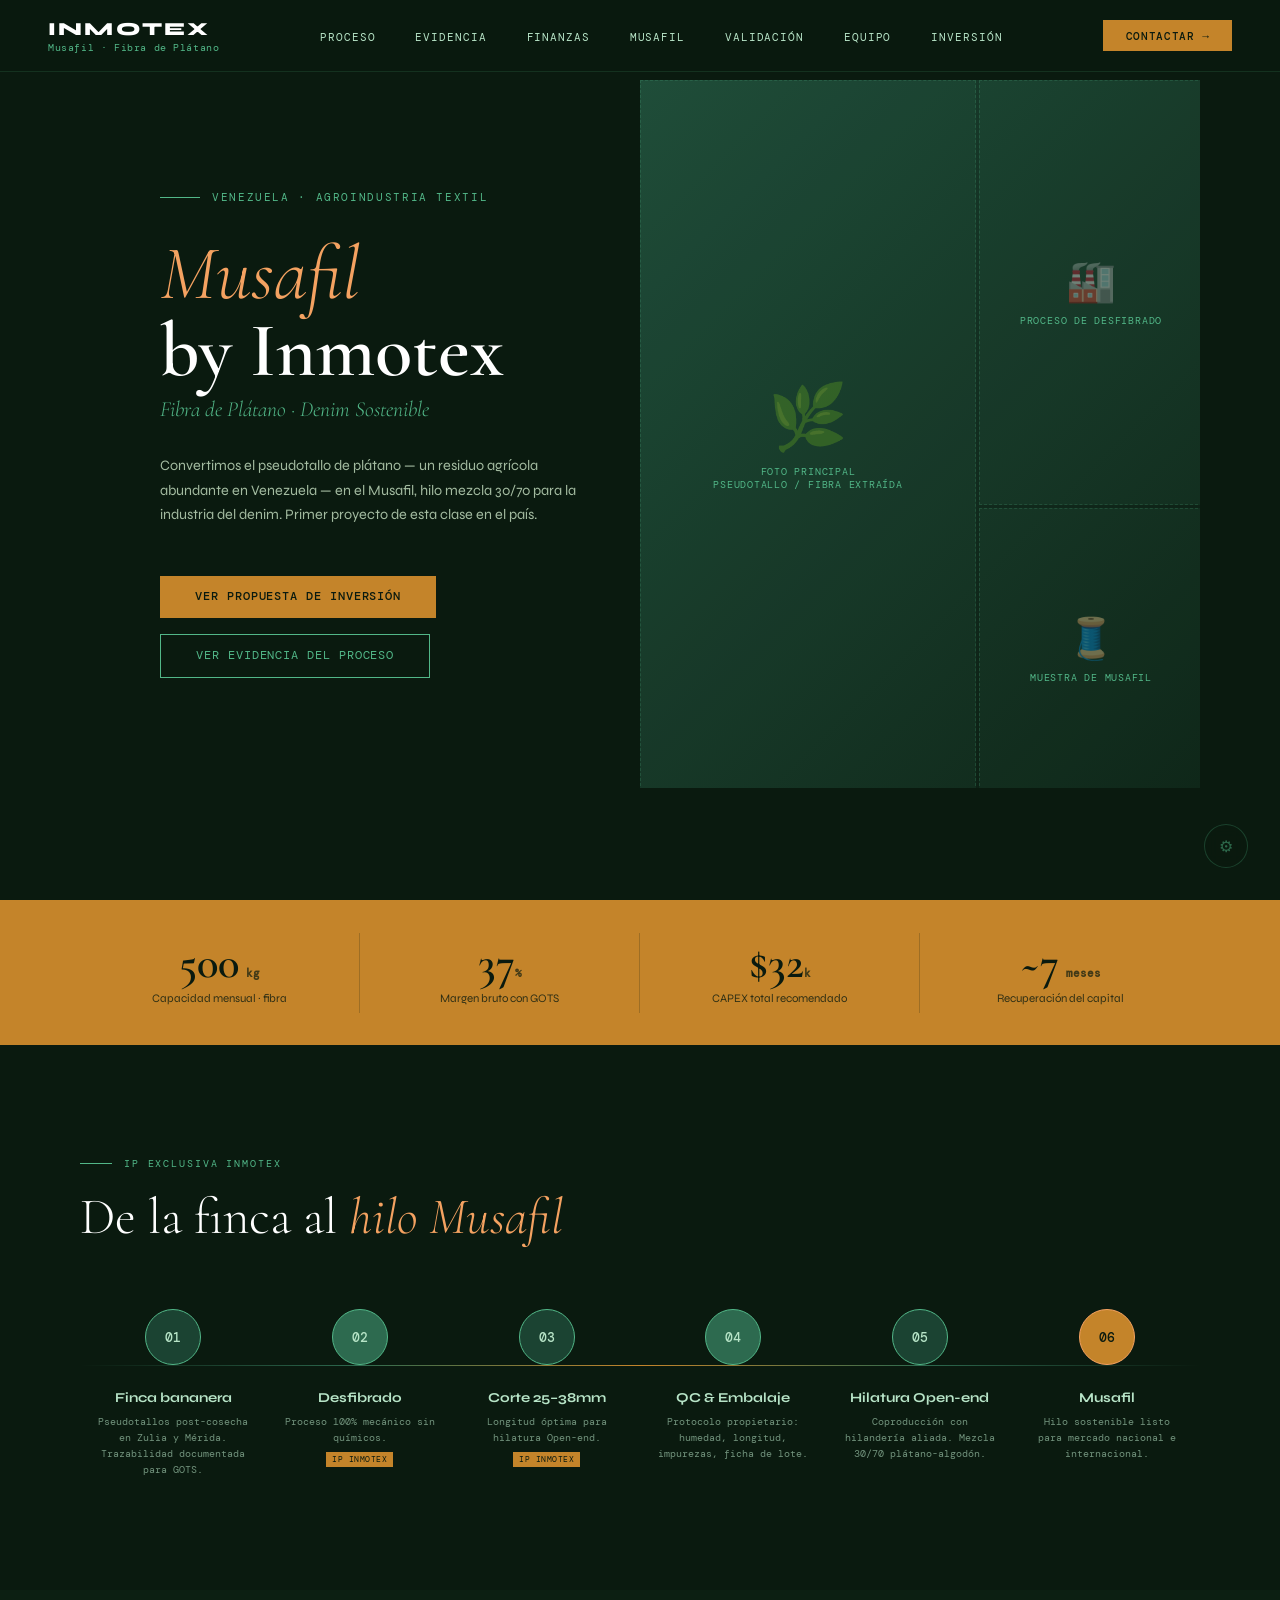
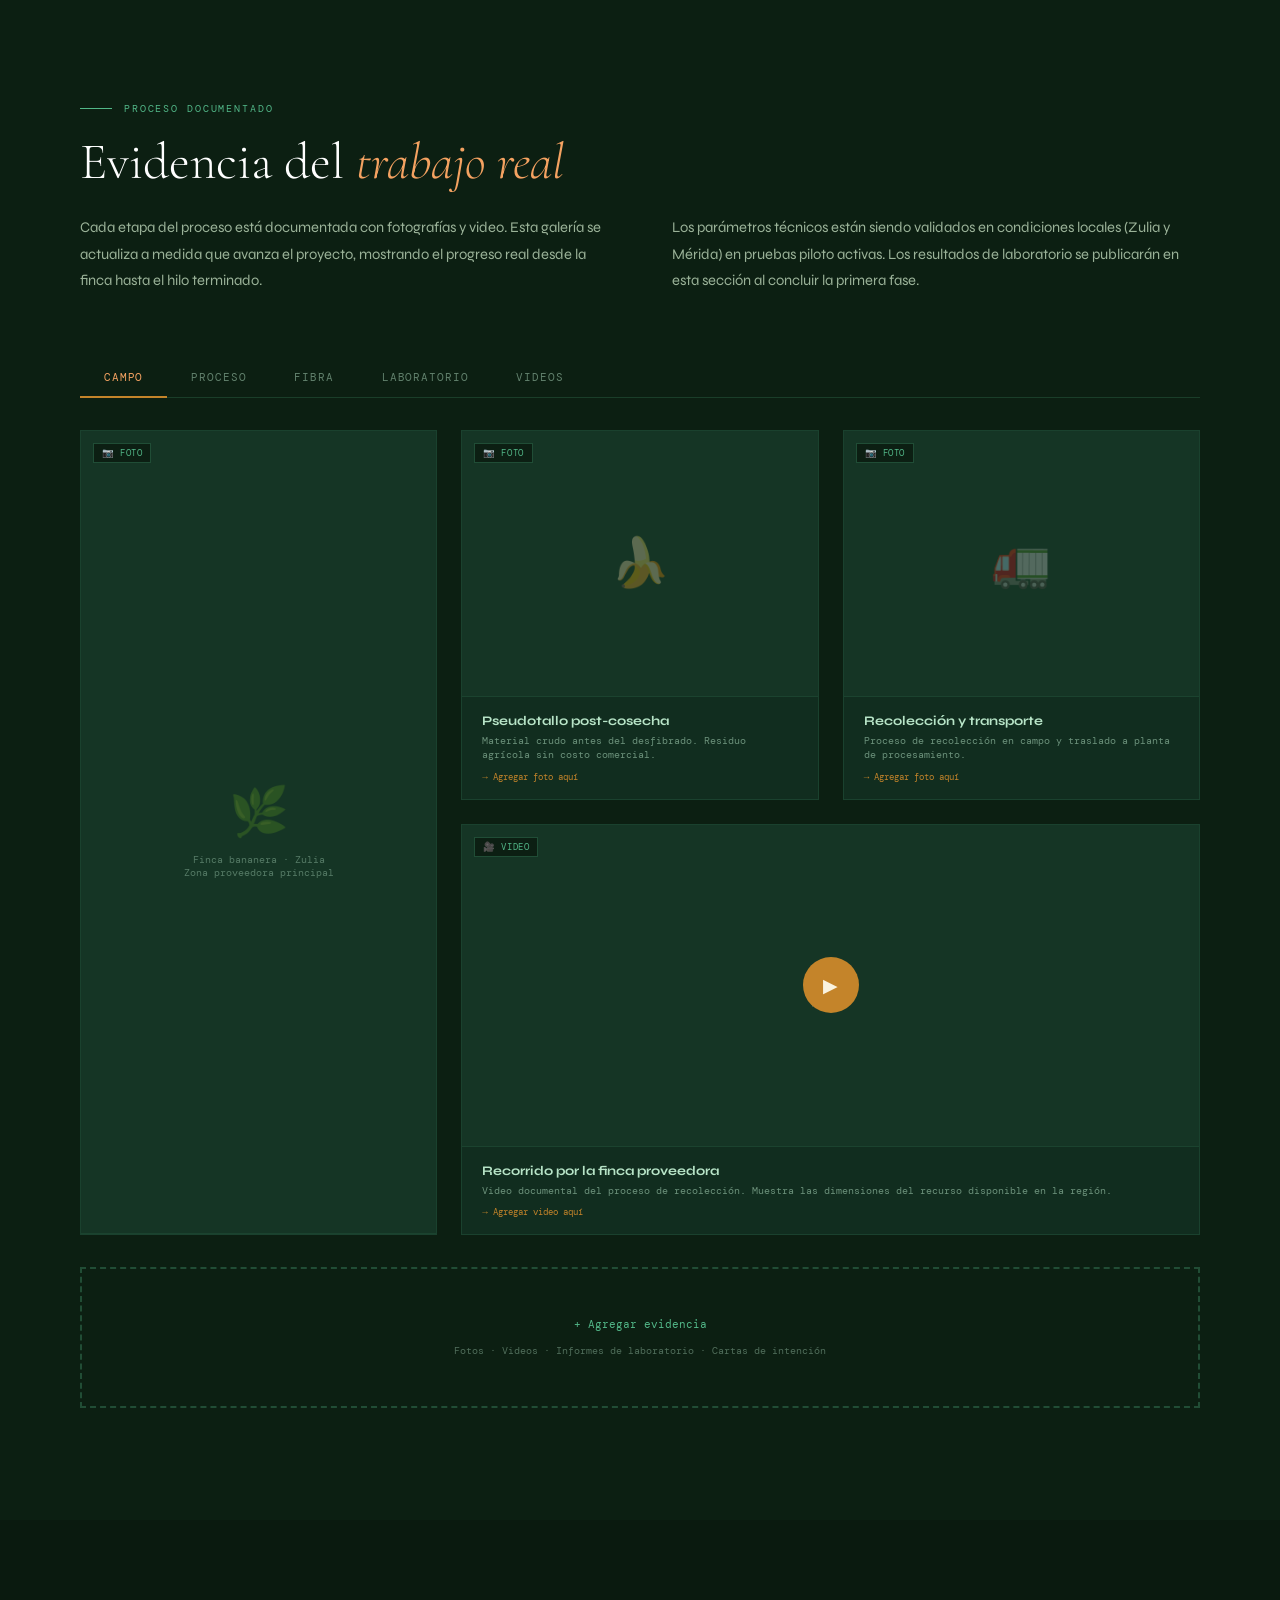
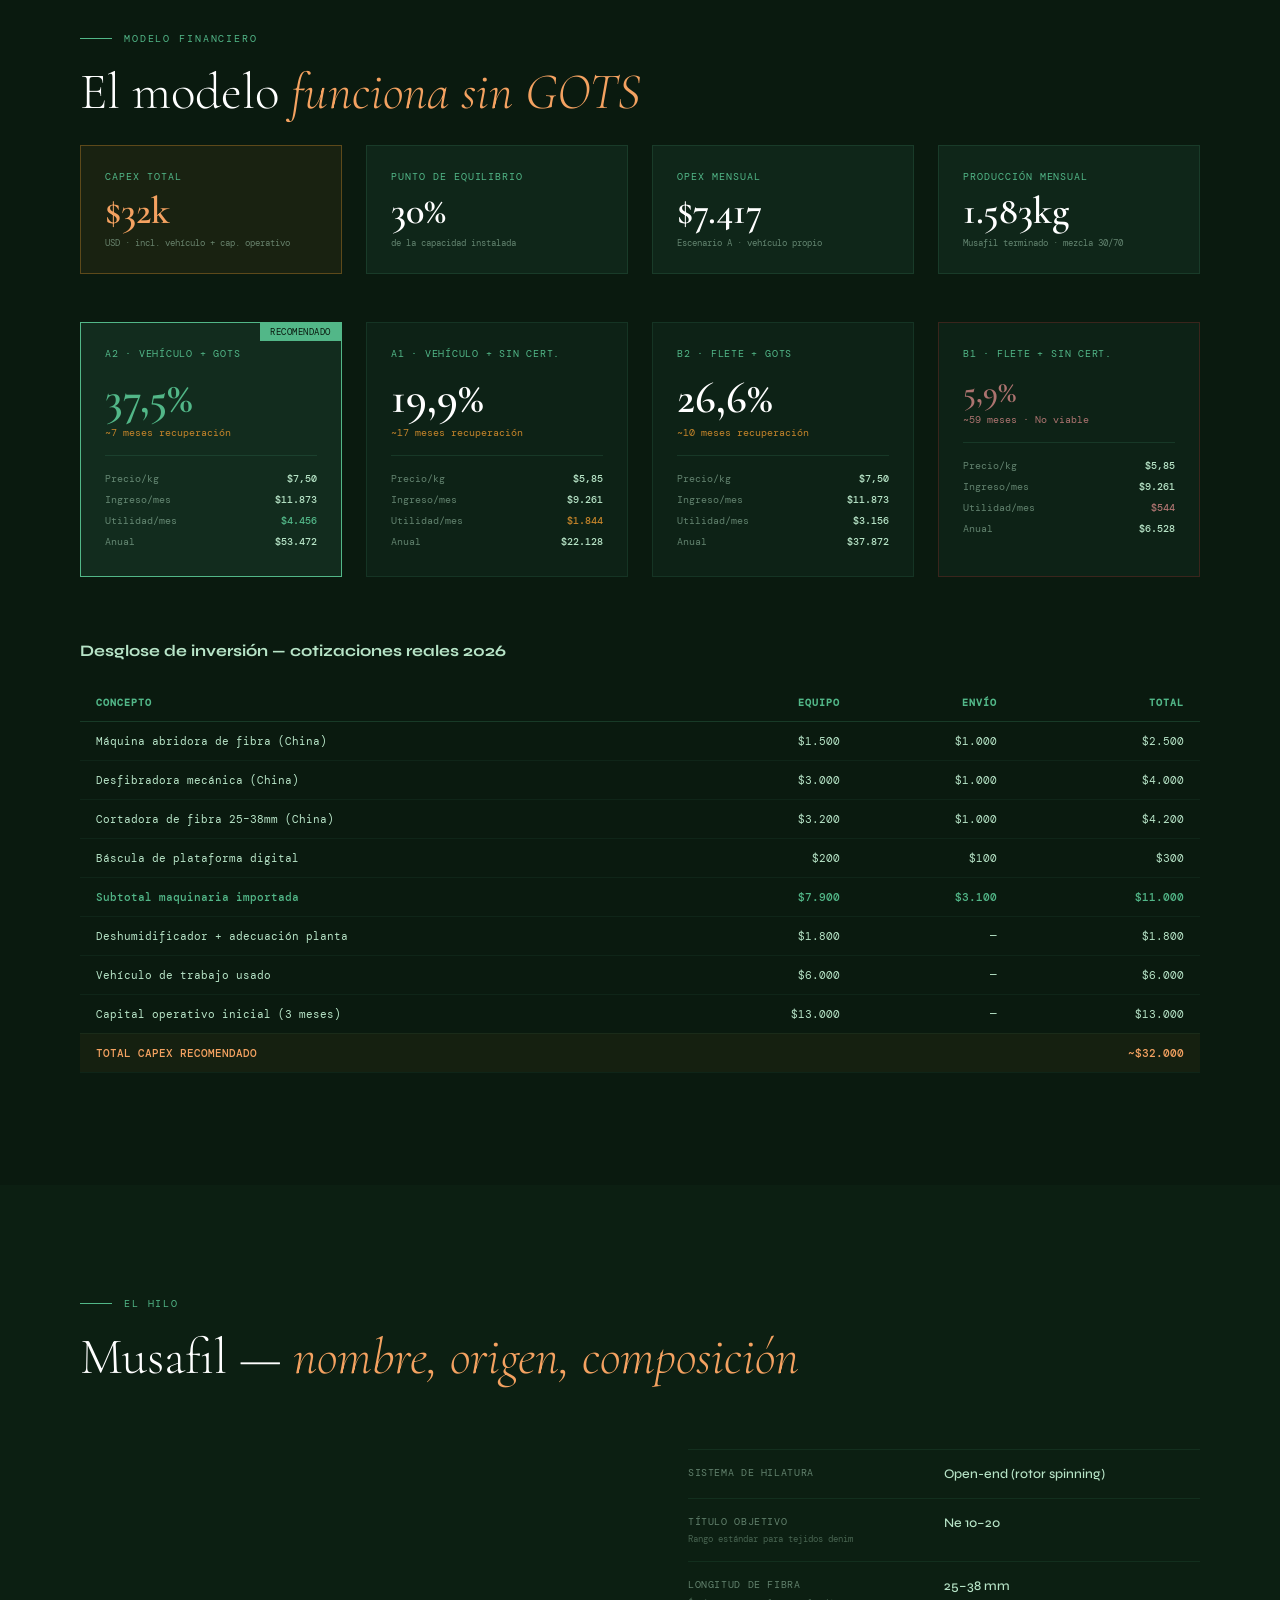
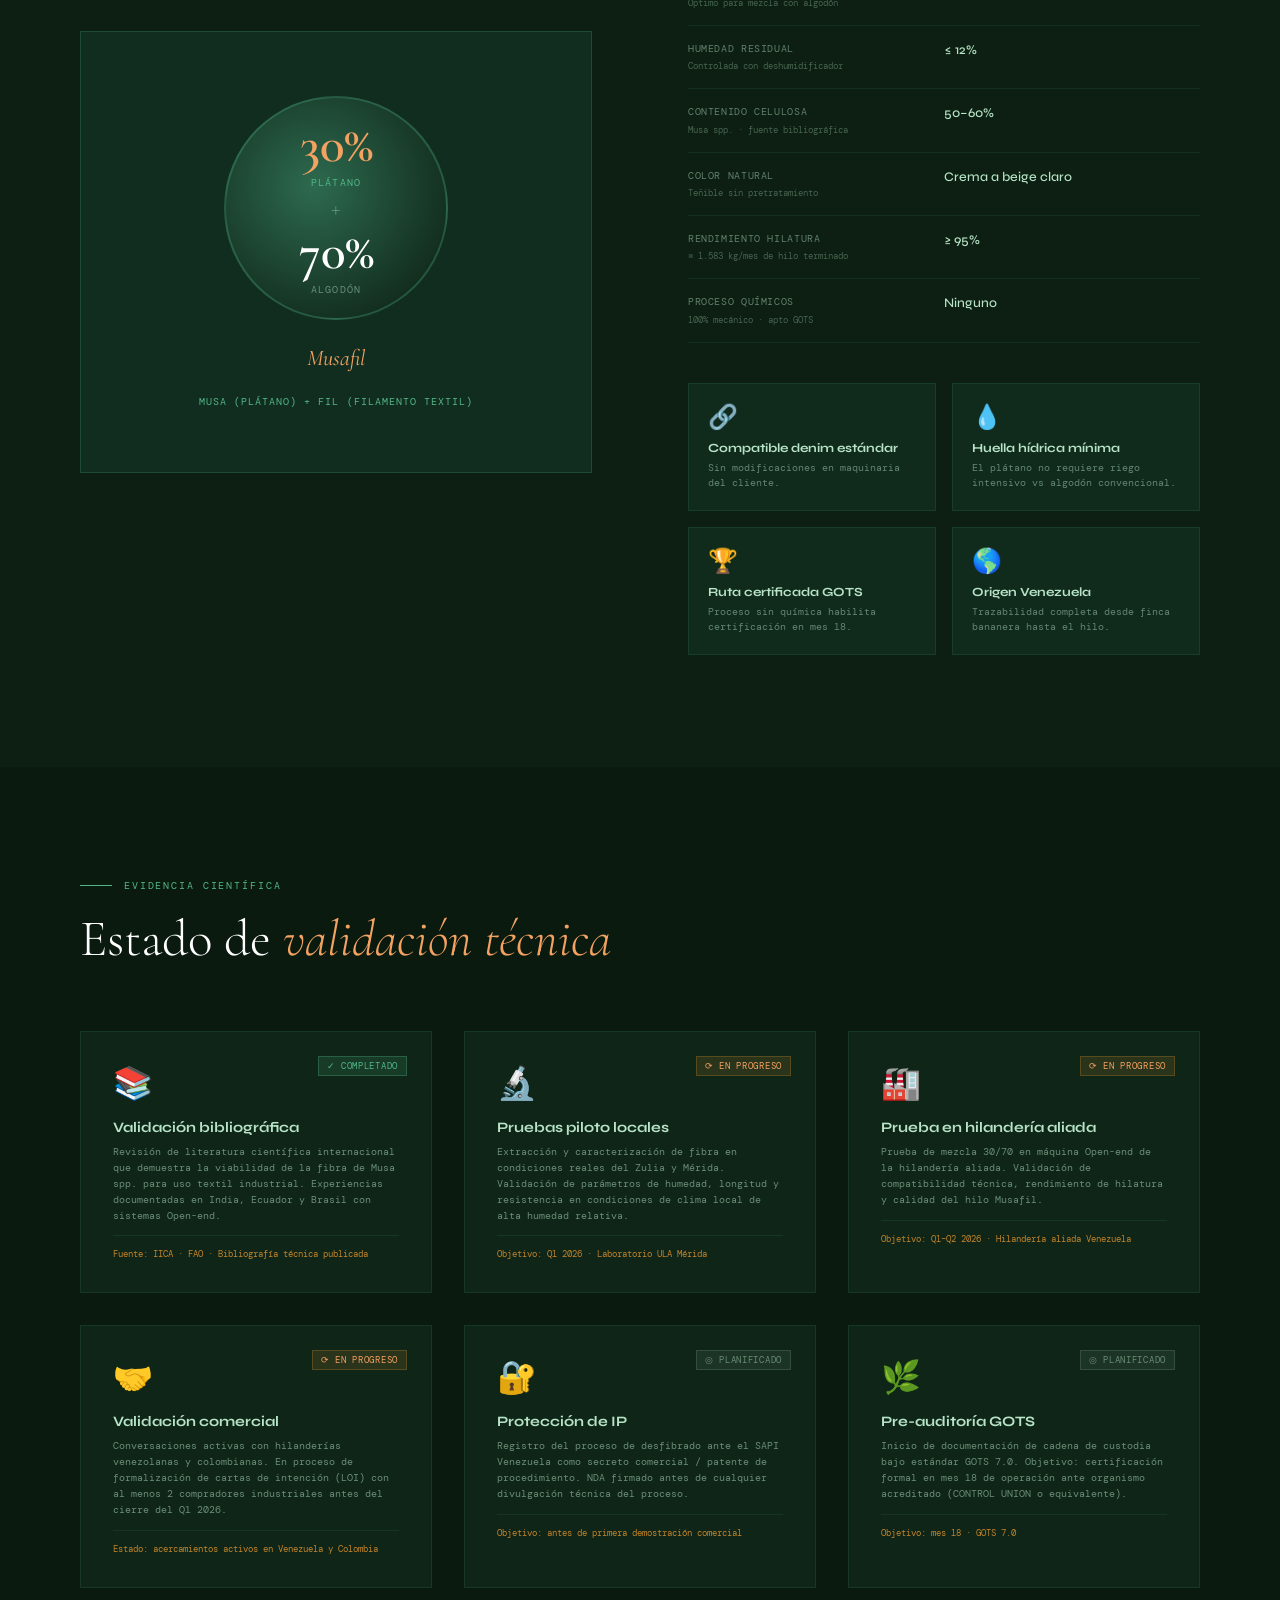
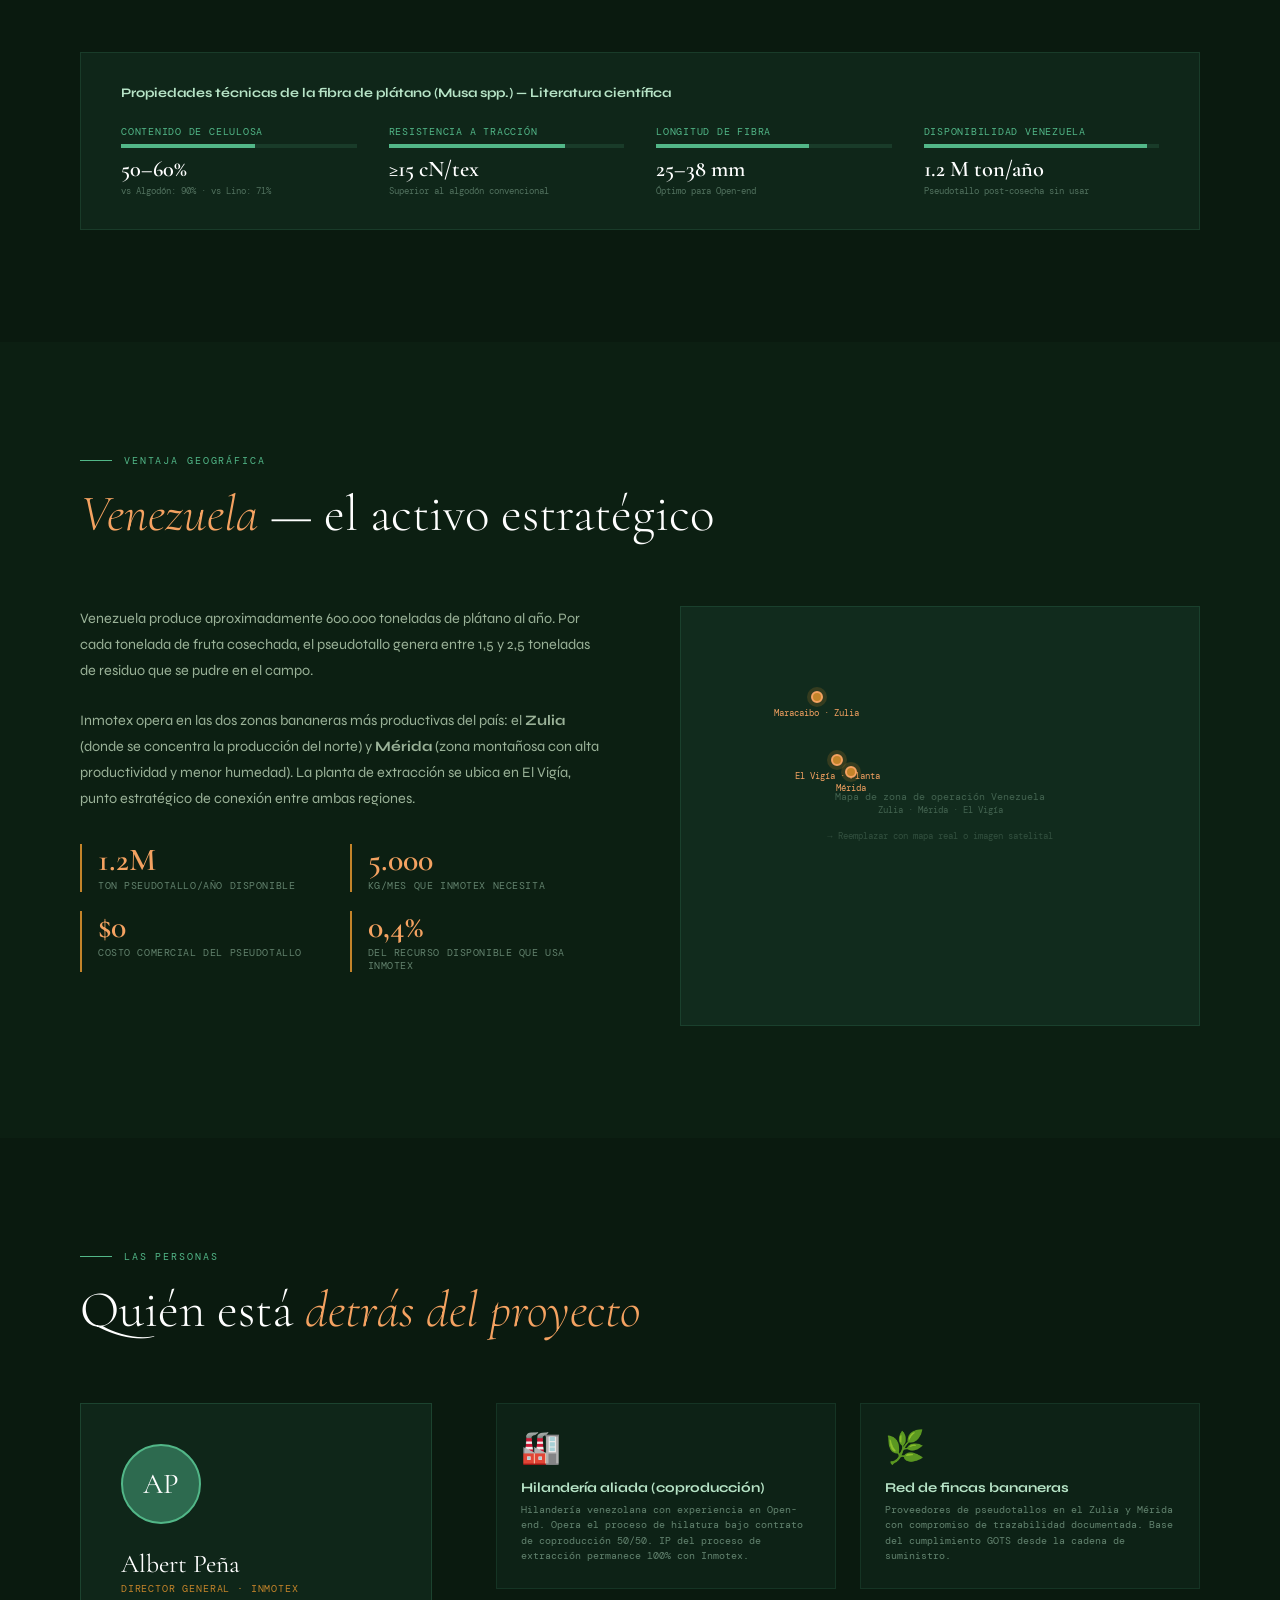
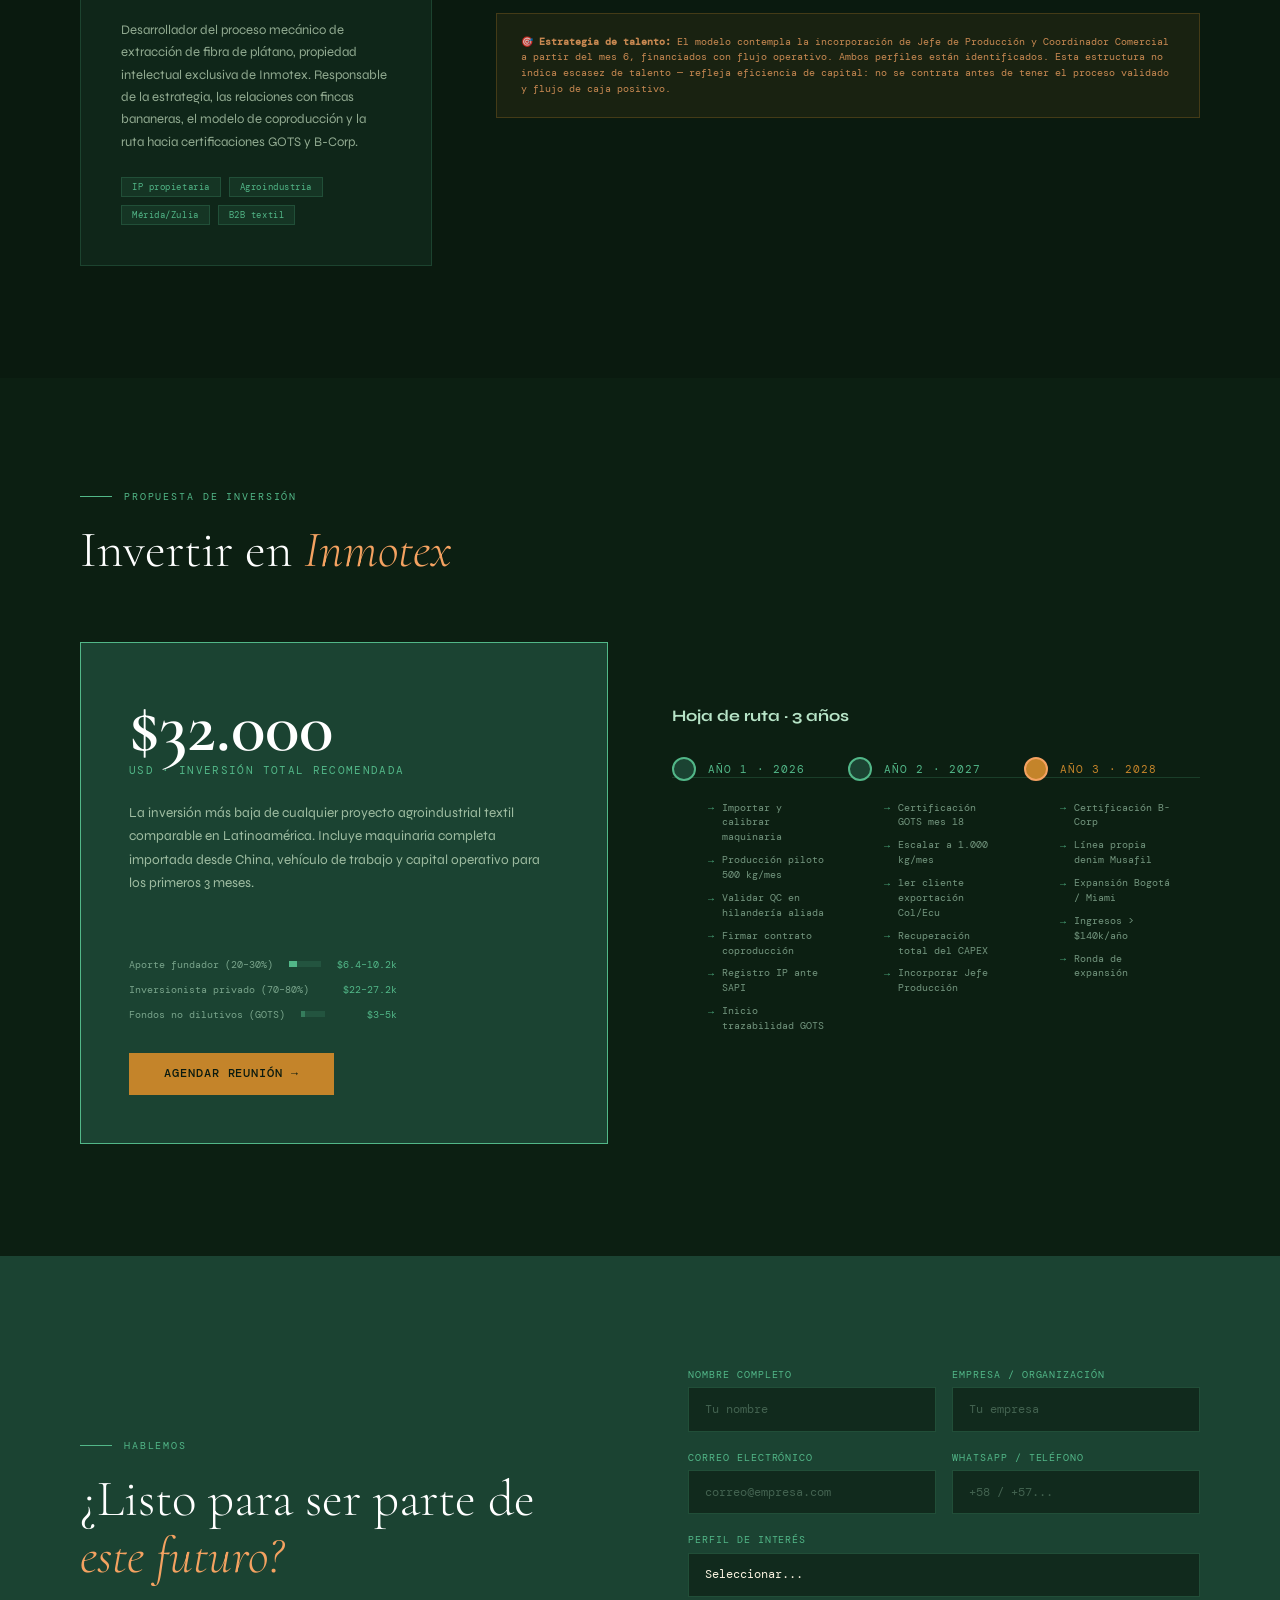
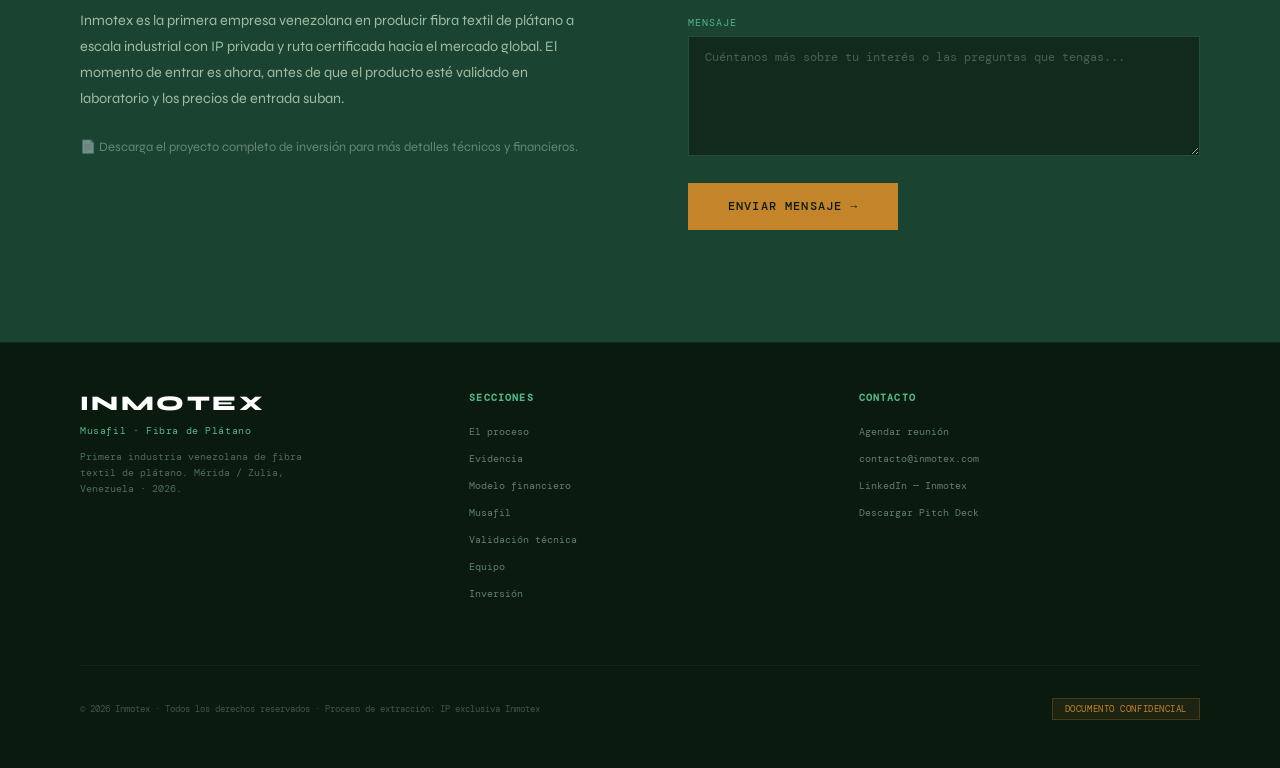
<file: musafil.html>
<!DOCTYPE html>
<html lang="es">
<head>
<meta charset="UTF-8">
<meta name="viewport" content="width=device-width, initial-scale=1.0">
<title>Inmotex · Musafil — Fibra de Plátano / Denim Sostenible</title>
<link rel="preconnect" href="https://fonts.googleapis.com">
<link href="https://fonts.googleapis.com/css2?family=Cormorant+Garamond:ital,wght@0,300;0,400;0,600;1,300;1,400&family=DM+Mono:wght@300;400;500&family=Syne:wght@400;500;700;800&display=swap" rel="stylesheet">
<style>
:root {
  --g0: #0a1a0f;
  --g1: #1B4332;
  --g2: #2D6A4F;
  --g3: #52B788;
  --g4: #B7E4C7;
  --g5: #D8F3DC;
  --amber: #C4842A;
  --amber-l: #F4A261;
  --cream: #FAF3E0;
  --cream2: #F0E8D0;
  --ink: #0d1a0f;
  --muted: #4a6741;
  --white: #ffffff;
  --r: 0.75rem;
}

*, *::before, *::after { box-sizing: border-box; margin: 0; padding: 0; }

html { scroll-behavior: smooth; }

body {
  font-family: 'Syne', sans-serif;
  background: var(--g0);
  color: var(--cream);
  overflow-x: hidden;
}

/* ─── NAV ─── */
nav {
  position: fixed; top: 0; left: 0; right: 0; z-index: 100;
  display: flex; align-items: center; justify-content: space-between;
  padding: 1.1rem 3rem;
  background: rgba(10,26,15,0.85);
  backdrop-filter: blur(12px);
  border-bottom: 1px solid rgba(82,183,136,0.15);
  transition: background 0.3s;
}
.nav-logo { display: flex; flex-direction: column; gap: 1px; }
.nav-logo-main { font-family: 'Syne', sans-serif; font-size: 1.15rem; font-weight: 800; letter-spacing: 0.12em; color: var(--white); }
.nav-logo-sub { font-family: 'DM Mono', monospace; font-size: 0.62rem; color: var(--g3); letter-spacing: 0.06em; }
.nav-links { display: flex; gap: 2.5rem; list-style: none; }
.nav-links a { font-family: 'DM Mono', monospace; font-size: 0.7rem; color: var(--g4); text-decoration: none; letter-spacing: 0.08em; text-transform: uppercase; transition: color 0.2s; }
.nav-links a:hover { color: var(--amber-l); }
.nav-cta { background: var(--amber); color: var(--g0); font-family: 'DM Mono', monospace; font-size: 0.7rem; font-weight: 500; letter-spacing: 0.06em; padding: 0.55rem 1.4rem; border: none; cursor: pointer; text-decoration: none; text-transform: uppercase; transition: background 0.2s, transform 0.15s; }
.nav-cta:hover { background: var(--amber-l); transform: translateY(-1px); }

/* ─── HERO ─── */
#hero {
  min-height: 100vh;
  display: grid; grid-template-columns: 1fr 1fr;
  padding-top: 5rem;
  position: relative; overflow: hidden;
}
.hero-left {
  display: flex; flex-direction: column; justify-content: center;
  padding: 5rem 4rem 5rem 5rem;
  position: relative; z-index: 2;
}
.hero-tag {
  font-family: 'DM Mono', monospace; font-size: 0.68rem; letter-spacing: 0.15em;
  color: var(--g3); text-transform: uppercase; margin-bottom: 2rem;
  display: flex; align-items: center; gap: 0.75rem;
}
.hero-tag::before { content: ''; width: 2.5rem; height: 1px; background: var(--g3); }
.hero-title {
  font-family: 'Cormorant Garamond', serif; font-size: clamp(3.5rem, 6vw, 6rem);
  font-weight: 300; line-height: 1.0; color: var(--white); margin-bottom: 0.4rem;
}
.hero-title em { font-style: italic; color: var(--amber-l); }
.hero-title strong { font-weight: 600; display: block; }
.hero-sub {
  font-family: 'Cormorant Garamond', serif; font-size: 1.35rem; font-weight: 300;
  font-style: italic; color: var(--g3); margin-bottom: 2rem;
}
.hero-desc {
  font-family: 'Syne', sans-serif; font-size: 0.9rem; font-weight: 400;
  color: rgba(215,241,209,0.75); line-height: 1.7; max-width: 480px; margin-bottom: 3rem;
}
.hero-btns { display: flex; gap: 1rem; flex-wrap: wrap; }
.btn-primary {
  background: var(--amber); color: var(--g0); font-family: 'DM Mono', monospace;
  font-size: 0.72rem; font-weight: 500; letter-spacing: 0.08em; padding: 0.85rem 2.2rem;
  border: none; cursor: pointer; text-decoration: none; text-transform: uppercase;
  transition: all 0.2s; display: inline-block;
}
.btn-primary:hover { background: var(--amber-l); transform: translateY(-2px); }
.btn-outline {
  background: transparent; color: var(--g3); font-family: 'DM Mono', monospace;
  font-size: 0.72rem; font-weight: 400; letter-spacing: 0.08em; padding: 0.85rem 2.2rem;
  border: 1px solid var(--g3); cursor: pointer; text-decoration: none; text-transform: uppercase;
  transition: all 0.2s; display: inline-block;
}
.btn-outline:hover { background: rgba(82,183,136,0.1); border-color: var(--g4); }

.hero-right {
  position: relative; overflow: hidden;
  background: linear-gradient(135deg, var(--g1) 0%, var(--g0) 100%);
}
.hero-visual-grid {
  position: absolute; inset: 0;
  display: grid; grid-template-rows: 60% 40%; grid-template-columns: 60% 40%;
  gap: 3px;
}
.hero-img-placeholder {
  background: rgba(82,183,136,0.08);
  display: flex; flex-direction: column; align-items: center; justify-content: center;
  gap: 0.5rem; border: 1px dashed rgba(82,183,136,0.2);
  transition: background 0.3s;
  overflow: hidden; position: relative;
}
.hero-img-placeholder:hover { background: rgba(82,183,136,0.14); }
.hero-img-placeholder .img-icon { font-size: 2.5rem; opacity: 0.4; }
.hero-img-placeholder .img-label {
  font-family: 'DM Mono', monospace; font-size: 0.6rem; color: var(--g3);
  letter-spacing: 0.08em; text-transform: uppercase; text-align: center; padding: 0 1rem;
}
.hero-img-main { grid-row: 1 / 3; grid-column: 1; }
.hero-img-main .img-icon { font-size: 4rem; }

/* ─── STATS BAR ─── */
.stats-bar {
  background: var(--amber); padding: 2rem 5rem;
  display: grid; grid-template-columns: repeat(4, 1fr);
  border-top: 1px solid rgba(196,132,42,0.4);
}
.stat-item { text-align: center; padding: 0.5rem 1rem; border-right: 1px solid rgba(10,26,15,0.2); }
.stat-item:last-child { border-right: none; }
.stat-num { font-family: 'Cormorant Garamond', serif; font-size: 2.8rem; font-weight: 600; color: var(--g0); line-height: 1; }
.stat-unit { font-family: 'DM Mono', monospace; font-size: 0.7rem; color: var(--g0); opacity: 0.7; }
.stat-label { font-family: 'Syne', sans-serif; font-size: 0.72rem; color: var(--g0); opacity: 0.8; margin-top: 0.3rem; }

/* ─── SECTIONS ─── */
section { padding: 7rem 5rem; }
.section-tag {
  font-family: 'DM Mono', monospace; font-size: 0.65rem; letter-spacing: 0.18em;
  color: var(--g3); text-transform: uppercase; margin-bottom: 1.2rem;
  display: flex; align-items: center; gap: 0.75rem;
}
.section-tag::before { content: ''; width: 2rem; height: 1px; background: var(--g3); }
.section-title {
  font-family: 'Cormorant Garamond', serif; font-size: clamp(2.2rem, 4vw, 3.8rem);
  font-weight: 300; line-height: 1.1; color: var(--white); margin-bottom: 1.5rem;
}
.section-title em { font-style: italic; color: var(--amber-l); }

/* ─── PROCESS ─── */
#proceso { background: var(--g0); }
.process-grid {
  display: grid; grid-template-columns: repeat(6, 1fr);
  gap: 0; margin-top: 4rem; position: relative;
}
.process-grid::before {
  content: ''; position: absolute; top: 3.5rem; left: 0; right: 0; height: 1px;
  background: linear-gradient(90deg, transparent, var(--g2), var(--amber), var(--g2), transparent);
}
.process-step { padding: 0 1rem; text-align: center; position: relative; }
.step-num {
  width: 3.5rem; height: 3.5rem; border-radius: 50%;
  display: flex; align-items: center; justify-content: center;
  font-family: 'DM Mono', monospace; font-size: 0.8rem; font-weight: 500;
  margin: 0 auto 1.5rem; position: relative; z-index: 1;
  transition: transform 0.3s;
}
.step-num:hover { transform: scale(1.1); }
.step-num.s1 { background: var(--g1); border: 1px solid var(--g3); color: var(--g4); }
.step-num.s2 { background: var(--g2); border: 1px solid var(--g3); color: var(--g4); }
.step-num.s3 { background: var(--g1); border: 1px solid var(--g3); color: var(--g4); }
.step-num.s4 { background: var(--g2); border: 1px solid var(--g3); color: var(--g4); }
.step-num.s5 { background: var(--g1); border: 1px solid var(--g3); color: var(--g4); }
.step-num.s6 { background: var(--amber); border: 1px solid var(--amber-l); color: var(--g0); }
.step-title { font-family: 'Syne', sans-serif; font-size: 0.85rem; font-weight: 700; color: var(--g4); margin-bottom: 0.5rem; }
.step-desc { font-family: 'DM Mono', monospace; font-size: 0.62rem; color: rgba(183,228,199,0.6); line-height: 1.6; }
.ip-badge {
  display: inline-block; background: var(--amber); color: var(--g0);
  font-family: 'DM Mono', monospace; font-size: 0.52rem; padding: 2px 6px;
  margin-top: 0.4rem; letter-spacing: 0.06em; text-transform: uppercase;
}

/* ─── EVIDENCIA / GALLERY ─── */
#evidencia { background: #0c1f12; }
.evidence-intro {
  display: grid; grid-template-columns: 1fr 1fr;
  gap: 4rem; margin-bottom: 4rem; align-items: end;
}
.evidence-intro p {
  font-family: 'Syne', sans-serif; font-size: 0.92rem;
  color: rgba(215,241,209,0.7); line-height: 1.8;
}
.gallery-tabs {
  display: flex; gap: 0; margin-bottom: 2rem;
  border-bottom: 1px solid rgba(82,183,136,0.2);
}
.tab-btn {
  font-family: 'DM Mono', monospace; font-size: 0.68rem; letter-spacing: 0.08em;
  text-transform: uppercase; color: rgba(183,228,199,0.5); background: none;
  border: none; border-bottom: 2px solid transparent; padding: 0.75rem 1.5rem;
  cursor: pointer; transition: all 0.2s; margin-bottom: -1px;
}
.tab-btn.active { color: var(--amber-l); border-bottom-color: var(--amber); }
.tab-btn:hover { color: var(--g3); }
.gallery-grid {
  display: grid; grid-template-columns: repeat(3, 1fr);
  gap: 1.5rem;
}
.gallery-grid.tab-content { display: none; }
.gallery-grid.active { display: grid; }

.gallery-card {
  position: relative; overflow: hidden; cursor: pointer;
  background: rgba(27,67,50,0.4); border: 1px solid rgba(82,183,136,0.15);
  transition: transform 0.3s, border-color 0.3s;
}
.gallery-card:hover { transform: translateY(-4px); border-color: rgba(82,183,136,0.4); }
.gallery-card.tall { grid-row: span 2; }
.gallery-card.wide { grid-column: span 2; }
.media-placeholder {
  width: 100%; aspect-ratio: 4/3; background: rgba(82,183,136,0.06);
  display: flex; flex-direction: column; align-items: center; justify-content: center;
  gap: 0.75rem; border-bottom: 1px solid rgba(82,183,136,0.1);
  position: relative;
}
.gallery-card.tall .media-placeholder { aspect-ratio: auto; height: 100%; min-height: 400px; }
.gallery-card.wide .media-placeholder { aspect-ratio: 16/7; }
.media-icon { font-size: 3rem; opacity: 0.3; }
.media-type-badge {
  position: absolute; top: 0.75rem; left: 0.75rem;
  background: rgba(10,26,15,0.8); color: var(--g3);
  font-family: 'DM Mono', monospace; font-size: 0.58rem;
  padding: 3px 8px; letter-spacing: 0.06em; text-transform: uppercase;
  border: 1px solid rgba(82,183,136,0.3);
}
.video-play-btn {
  position: absolute; width: 3.5rem; height: 3.5rem; border-radius: 50%;
  background: var(--amber); display: flex; align-items: center; justify-content: center;
  font-size: 1.2rem; cursor: pointer; transition: transform 0.2s, background 0.2s;
}
.video-play-btn:hover { transform: scale(1.1); background: var(--amber-l); }
.gallery-card-info { padding: 1rem 1.25rem; }
.card-title { font-family: 'Syne', sans-serif; font-size: 0.82rem; font-weight: 700; color: var(--g4); margin-bottom: 0.3rem; }
.card-desc { font-family: 'DM Mono', monospace; font-size: 0.6rem; color: rgba(183,228,199,0.55); line-height: 1.5; }
.card-date { font-family: 'DM Mono', monospace; font-size: 0.58rem; color: var(--amber); margin-top: 0.5rem; }

.upload-zone {
  border: 2px dashed rgba(82,183,136,0.3); padding: 3rem; text-align: center;
  margin-top: 2rem; transition: border-color 0.2s, background 0.2s; cursor: pointer;
}
.upload-zone:hover { border-color: var(--g3); background: rgba(82,183,136,0.05); }
.upload-zone p { font-family: 'DM Mono', monospace; font-size: 0.7rem; color: var(--g3); margin-bottom: 0.5rem; }
.upload-zone span { font-family: 'DM Mono', monospace; font-size: 0.6rem; color: rgba(183,228,199,0.4); }

/* ─── DASHBOARD / FINANCIERO ─── */
#dashboard { background: var(--g0); }
.dashboard-grid {
  display: grid; grid-template-columns: repeat(4, 1fr);
  gap: 1.5rem; margin-bottom: 3rem;
}
.kpi-card {
  background: rgba(27,67,50,0.3); border: 1px solid rgba(82,183,136,0.15);
  padding: 1.5rem; transition: border-color 0.2s, background 0.2s;
}
.kpi-card:hover { border-color: rgba(82,183,136,0.35); background: rgba(27,67,50,0.5); }
.kpi-card.highlight { border-color: rgba(196,132,42,0.4); background: rgba(196,132,42,0.08); }
.kpi-label { font-family: 'DM Mono', monospace; font-size: 0.6rem; color: var(--g3); letter-spacing: 0.1em; text-transform: uppercase; margin-bottom: 0.6rem; }
.kpi-value { font-family: 'Cormorant Garamond', serif; font-size: 2.4rem; font-weight: 600; color: var(--white); line-height: 1; }
.kpi-card.highlight .kpi-value { color: var(--amber-l); }
.kpi-sub { font-family: 'DM Mono', monospace; font-size: 0.58rem; color: rgba(183,228,199,0.5); margin-top: 0.4rem; }

.scenarios-grid { display: grid; grid-template-columns: repeat(4, 1fr); gap: 1.5rem; margin-top: 3rem; }
.scenario-card {
  background: rgba(27,67,50,0.2); border: 1px solid rgba(82,183,136,0.12);
  padding: 1.5rem; position: relative; overflow: hidden;
}
.scenario-card.recommended { border-color: var(--g3); background: rgba(27,67,50,0.45); }
.rec-badge {
  position: absolute; top: 0; right: 0; background: var(--g3);
  color: var(--g0); font-family: 'DM Mono', monospace; font-size: 0.55rem;
  padding: 3px 10px; letter-spacing: 0.06em; text-transform: uppercase;
}
.scenario-label { font-family: 'DM Mono', monospace; font-size: 0.6rem; color: var(--g3); text-transform: uppercase; letter-spacing: 0.08em; margin-bottom: 1rem; }
.scenario-margin { font-family: 'Cormorant Garamond', serif; font-size: 2.8rem; font-weight: 600; color: var(--white); line-height: 1; margin-bottom: 0.3rem; }
.scenario-card.recommended .scenario-margin { color: var(--g3); }
.scenario-roi { font-family: 'DM Mono', monospace; font-size: 0.65rem; color: var(--amber); margin-bottom: 1rem; }
.scenario-details { border-top: 1px solid rgba(82,183,136,0.15); padding-top: 0.75rem; }
.s-row { display: flex; justify-content: space-between; padding: 0.25rem 0; font-family: 'DM Mono', monospace; font-size: 0.6rem; }
.s-row span:first-child { color: rgba(183,228,199,0.5); }
.s-row span:last-child { color: var(--g4); font-weight: 500; }
.bad-card { border-color: rgba(163,45,45,0.3) !important; }
.bad-card .scenario-margin { color: rgba(240,149,149,0.7) !important; }

/* ─── CAPEX TABLE ─── */
.capex-section { margin-top: 4rem; }
.capex-title { font-family: 'Syne', sans-serif; font-size: 1rem; font-weight: 700; color: var(--g4); margin-bottom: 1.5rem; }
.capex-table { width: 100%; border-collapse: collapse; }
.capex-table th { font-family: 'DM Mono', monospace; font-size: 0.62rem; letter-spacing: 0.1em; text-transform: uppercase; color: var(--g3); padding: 0.75rem 1rem; text-align: left; border-bottom: 1px solid rgba(82,183,136,0.2); }
.capex-table th:not(:first-child) { text-align: right; }
.capex-table td { font-family: 'DM Mono', monospace; font-size: 0.68rem; color: var(--g4); padding: 0.75rem 1rem; border-bottom: 1px solid rgba(82,183,136,0.07); }
.capex-table td:not(:first-child) { text-align: right; }
.capex-table tr:hover td { background: rgba(82,183,136,0.05); }
.capex-table tr.subtotal td { color: var(--g3); font-weight: 500; border-top: 1px solid rgba(82,183,136,0.2); }
.capex-table tr.total td { color: var(--amber-l); font-weight: 500; border-top: 1px solid rgba(196,132,42,0.3); background: rgba(196,132,42,0.06); }

/* ─── PRODUCTO ─── */
#producto { background: #0c1f12; }
.product-grid { display: grid; grid-template-columns: 1fr 1fr; gap: 6rem; align-items: center; margin-top: 4rem; }
.product-visual {
  background: rgba(27,67,50,0.4); border: 1px solid rgba(82,183,136,0.2);
  display: flex; flex-direction: column; align-items: center; justify-content: center;
  padding: 4rem 3rem; text-align: center; gap: 1.5rem;
}
.blend-circle {
  width: 14rem; height: 14rem; border-radius: 50%;
  background: radial-gradient(circle at 40% 40%, var(--g2), var(--g0));
  display: flex; flex-direction: column; align-items: center; justify-content: center;
  border: 2px solid rgba(82,183,136,0.3); gap: 0.3rem;
}
.blend-pct { font-family: 'Cormorant Garamond', serif; font-size: 3.2rem; font-weight: 600; color: var(--amber-l); line-height: 1; }
.blend-material { font-family: 'DM Mono', monospace; font-size: 0.65rem; color: var(--g3); letter-spacing: 0.12em; text-transform: uppercase; }
.blend-divider { font-family: 'Cormorant Garamond', serif; font-size: 1.5rem; color: rgba(183,228,199,0.4); }
.blend-pct2 { font-family: 'Cormorant Garamond', serif; font-size: 3.2rem; font-weight: 600; color: var(--white); line-height: 1; }
.blend-material2 { font-family: 'DM Mono', monospace; font-size: 0.65rem; color: rgba(183,228,199,0.5); letter-spacing: 0.12em; text-transform: uppercase; }
.product-name { font-family: 'Cormorant Garamond', serif; font-size: 1.4rem; font-style: italic; color: var(--amber-l); }
.product-tagline { font-family: 'DM Mono', monospace; font-size: 0.65rem; color: var(--g3); letter-spacing: 0.1em; text-transform: uppercase; }

.specs-list { display: flex; flex-direction: column; gap: 0; }
.spec-row {
  display: grid; grid-template-columns: 1fr 1fr;
  border-bottom: 1px solid rgba(82,183,136,0.1); padding: 1rem 0;
}
.spec-row:first-child { border-top: 1px solid rgba(82,183,136,0.1); }
.spec-key { font-family: 'DM Mono', monospace; font-size: 0.65rem; color: rgba(183,228,199,0.5); text-transform: uppercase; letter-spacing: 0.06em; }
.spec-val { font-family: 'Syne', sans-serif; font-size: 0.82rem; font-weight: 500; color: var(--g4); }
.spec-note { font-family: 'DM Mono', monospace; font-size: 0.58rem; color: rgba(183,228,199,0.35); margin-top: 0.15rem; }

.advantages { display: grid; grid-template-columns: 1fr 1fr; gap: 1rem; margin-top: 2.5rem; }
.adv-card { background: rgba(27,67,50,0.3); border: 1px solid rgba(82,183,136,0.12); padding: 1.2rem; }
.adv-icon { font-size: 1.5rem; margin-bottom: 0.5rem; }
.adv-title { font-family: 'Syne', sans-serif; font-size: 0.78rem; font-weight: 700; color: var(--g4); margin-bottom: 0.3rem; }
.adv-text { font-family: 'DM Mono', monospace; font-size: 0.6rem; color: rgba(183,228,199,0.5); line-height: 1.6; }

/* ─── VALIDACIÓN ─── */
#validacion { background: var(--g0); }
.validation-grid { display: grid; grid-template-columns: repeat(3, 1fr); gap: 2rem; margin-top: 4rem; }
.val-card {
  background: rgba(27,67,50,0.25); border: 1px solid rgba(82,183,136,0.12);
  padding: 2rem; position: relative;
}
.val-status {
  position: absolute; top: 1.5rem; right: 1.5rem;
  font-family: 'DM Mono', monospace; font-size: 0.55rem;
  padding: 3px 8px; letter-spacing: 0.08em; text-transform: uppercase;
}
.status-done { background: rgba(82,183,136,0.15); color: var(--g3); border: 1px solid rgba(82,183,136,0.3); }
.status-progress { background: rgba(196,132,42,0.15); color: var(--amber-l); border: 1px solid rgba(196,132,42,0.3); }
.status-planned { background: rgba(183,228,199,0.08); color: rgba(183,228,199,0.5); border: 1px solid rgba(183,228,199,0.15); }
.val-icon { font-size: 2rem; margin-bottom: 1rem; }
.val-title { font-family: 'Syne', sans-serif; font-size: 0.9rem; font-weight: 700; color: var(--g4); margin-bottom: 0.5rem; }
.val-text { font-family: 'DM Mono', monospace; font-size: 0.62rem; color: rgba(183,228,199,0.55); line-height: 1.6; }
.val-source { font-family: 'DM Mono', monospace; font-size: 0.58rem; color: var(--amber); margin-top: 0.75rem; border-top: 1px solid rgba(82,183,136,0.1); padding-top: 0.75rem; }

.science-bar { margin-top: 4rem; background: rgba(27,67,50,0.3); border: 1px solid rgba(82,183,136,0.15); padding: 2rem 2.5rem; }
.science-title { font-family: 'Syne', sans-serif; font-size: 0.82rem; font-weight: 700; color: var(--g4); margin-bottom: 1.5rem; }
.properties-grid { display: grid; grid-template-columns: repeat(4, 1fr); gap: 2rem; }
.prop-item {}
.prop-label { font-family: 'DM Mono', monospace; font-size: 0.6rem; color: var(--g3); text-transform: uppercase; letter-spacing: 0.08em; margin-bottom: 0.4rem; }
.prop-bar-track { height: 4px; background: rgba(82,183,136,0.15); margin-bottom: 0.4rem; }
.prop-bar-fill { height: 100%; background: var(--g3); }
.prop-value { font-family: 'Cormorant Garamond', serif; font-size: 1.4rem; font-weight: 600; color: var(--white); }
.prop-compare { font-family: 'DM Mono', monospace; font-size: 0.58rem; color: rgba(183,228,199,0.4); margin-top: 0.2rem; }

/* ─── MAPA / TERRITORIO ─── */
#territorio { background: #0c1f12; }
.territory-grid { display: grid; grid-template-columns: 1fr 1fr; gap: 5rem; margin-top: 4rem; align-items: start; }
.territory-text p { font-family: 'Syne', sans-serif; font-size: 0.9rem; color: rgba(215,241,209,0.7); line-height: 1.8; margin-bottom: 1.5rem; }
.territory-stats { display: grid; grid-template-columns: 1fr 1fr; gap: 1.2rem; margin-top: 2rem; }
.t-stat { border-left: 2px solid var(--amber); padding-left: 1rem; }
.t-num { font-family: 'Cormorant Garamond', serif; font-size: 2rem; font-weight: 600; color: var(--amber-l); line-height: 1; }
.t-label { font-family: 'DM Mono', monospace; font-size: 0.6rem; color: rgba(183,228,199,0.5); text-transform: uppercase; letter-spacing: 0.06em; margin-top: 0.2rem; }
.map-placeholder {
  background: rgba(27,67,50,0.35); border: 1px solid rgba(82,183,136,0.15);
  min-height: 420px; display: flex; flex-direction: column;
  align-items: center; justify-content: center; gap: 1rem; position: relative;
}
.map-pins { position: absolute; inset: 0; }
.pin {
  position: absolute; display: flex; flex-direction: column; align-items: center;
  cursor: pointer; transition: transform 0.2s;
}
.pin:hover { transform: scale(1.2); }
.pin-dot { width: 12px; height: 12px; border-radius: 50%; background: var(--amber); border: 2px solid var(--amber-l); box-shadow: 0 0 0 4px rgba(196,132,42,0.2); }
.pin-label { font-family: 'DM Mono', monospace; font-size: 0.55rem; color: var(--amber-l); white-space: nowrap; margin-top: 4px; }
.pin-merida { top: 38%; left: 30%; }
.pin-maracaibo { top: 20%; left: 18%; }
.pin-vigia { top: 35%; left: 22%; }

/* ─── EQUIPO ─── */
#equipo { background: var(--g0); }
.team-grid { display: grid; grid-template-columns: 1fr 2fr; gap: 4rem; margin-top: 4rem; align-items: start; }
.team-founder { background: rgba(27,67,50,0.3); border: 1px solid rgba(82,183,136,0.2); padding: 2.5rem; }
.founder-avatar {
  width: 5rem; height: 5rem; border-radius: 50%;
  background: var(--g2); display: flex; align-items: center; justify-content: center;
  font-family: 'Cormorant Garamond', serif; font-size: 1.8rem; color: var(--white);
  margin-bottom: 1.5rem; border: 2px solid var(--g3);
}
.founder-name { font-family: 'Cormorant Garamond', serif; font-size: 1.6rem; color: var(--white); margin-bottom: 0.2rem; }
.founder-role { font-family: 'DM Mono', monospace; font-size: 0.65rem; color: var(--amber); letter-spacing: 0.08em; text-transform: uppercase; margin-bottom: 1.5rem; }
.founder-desc { font-family: 'Syne', sans-serif; font-size: 0.82rem; color: rgba(215,241,209,0.65); line-height: 1.7; margin-bottom: 1.5rem; }
.founder-tags { display: flex; flex-wrap: wrap; gap: 0.5rem; }
.tag-item { background: rgba(82,183,136,0.1); border: 1px solid rgba(82,183,136,0.2); color: var(--g3); font-family: 'DM Mono', monospace; font-size: 0.58rem; padding: 3px 10px; letter-spacing: 0.06em; }

.partners-grid { display: grid; grid-template-columns: 1fr 1fr; gap: 1.5rem; }
.partner-card { background: rgba(27,67,50,0.2); border: 1px solid rgba(82,183,136,0.12); padding: 1.5rem; }
.partner-icon { font-size: 2rem; margin-bottom: 0.75rem; }
.partner-title { font-family: 'Syne', sans-serif; font-size: 0.85rem; font-weight: 700; color: var(--g4); margin-bottom: 0.4rem; }
.partner-desc { font-family: 'DM Mono', monospace; font-size: 0.6rem; color: rgba(183,228,199,0.5); line-height: 1.6; }
.talent-note { grid-column: 1 / -1; background: rgba(196,132,42,0.08); border: 1px solid rgba(196,132,42,0.25); padding: 1.25rem 1.5rem; }
.talent-note p { font-family: 'DM Mono', monospace; font-size: 0.62rem; color: rgba(244,162,97,0.8); line-height: 1.6; }

/* ─── INVERSIÓN ─── */
#inversion { background: #0c1f12; }
.inv-top { display: grid; grid-template-columns: 1fr 1fr; gap: 4rem; margin-top: 4rem; }
.inv-ask {
  background: var(--g1); border: 1px solid var(--g3); padding: 3rem; display: flex;
  flex-direction: column; justify-content: center; align-items: flex-start;
}
.inv-amount { font-family: 'Cormorant Garamond', serif; font-size: 4.5rem; font-weight: 600; color: var(--white); line-height: 1; }
.inv-unit { font-family: 'DM Mono', monospace; font-size: 0.7rem; color: var(--g3); letter-spacing: 0.12em; text-transform: uppercase; margin-bottom: 1.5rem; }
.inv-desc { font-family: 'Syne', sans-serif; font-size: 0.85rem; color: rgba(215,241,209,0.7); line-height: 1.7; margin-bottom: 2rem; }
.structure-bars { display: flex; flex-direction: column; gap: 0.75rem; margin-top: 2rem; }
.str-bar { display: flex; align-items: center; gap: 1rem; }
.str-label { font-family: 'DM Mono', monospace; font-size: 0.6rem; color: rgba(183,228,199,0.6); min-width: 130px; }
.str-track { flex: 1; height: 6px; background: rgba(82,183,136,0.15); }
.str-fill-1 { height: 100%; background: var(--g3); width: 25%; }
.str-fill-2 { height: 100%; background: var(--amber); width: 75%; }
.str-fill-3 { height: 100%; background: rgba(82,183,136,0.4); width: 15%; }
.str-pct { font-family: 'DM Mono', monospace; font-size: 0.62rem; color: var(--g3); min-width: 3.5rem; text-align: right; }

.timeline { margin-top: 4rem; }
.tl-title { font-family: 'Syne', sans-serif; font-size: 1rem; font-weight: 700; color: var(--g4); margin-bottom: 2rem; }
.tl-grid { display: grid; grid-template-columns: repeat(3, 1fr); gap: 0; position: relative; }
.tl-grid::before {
  content: ''; position: absolute; top: 1.2rem; left: 0; right: 0;
  height: 1px; background: rgba(82,183,136,0.2); z-index: 0;
}
.tl-item { padding: 0 1.5rem 0 0; position: relative; }
.tl-year-dot { display: flex; align-items: center; gap: 0.75rem; margin-bottom: 1.2rem; z-index: 1; position: relative; }
.tl-dot { width: 1.5rem; height: 1.5rem; border-radius: 50%; background: var(--g1); border: 2px solid var(--g3); flex-shrink: 0; }
.tl-dot.amber { background: var(--amber); border-color: var(--amber-l); }
.tl-year { font-family: 'DM Mono', monospace; font-size: 0.68rem; color: var(--g3); letter-spacing: 0.1em; text-transform: uppercase; }
.tl-items { display: flex; flex-direction: column; gap: 0.5rem; padding-left: 2.25rem; }
.tl-item-row { font-family: 'DM Mono', monospace; font-size: 0.62rem; color: rgba(183,228,199,0.6); line-height: 1.5; display: flex; align-items: flex-start; gap: 0.5rem; }
.tl-item-row::before { content: '→'; color: var(--g3); flex-shrink: 0; margin-top: 0.05rem; }

/* ─── CONTACT ─── */
#contacto {
  background: var(--g1); padding: 7rem 5rem;
  display: grid; grid-template-columns: 1fr 1fr; gap: 6rem; align-items: center;
}
.contact-left .section-title { font-size: clamp(2rem, 4vw, 3.2rem); }
.contact-left p { font-family: 'Syne', sans-serif; font-size: 0.9rem; color: rgba(215,241,209,0.7); line-height: 1.8; margin-top: 1.5rem; }
.contact-form { display: flex; flex-direction: column; gap: 1.2rem; }
.form-row { display: grid; grid-template-columns: 1fr 1fr; gap: 1rem; }
.form-group { display: flex; flex-direction: column; gap: 0.4rem; }
.form-group label { font-family: 'DM Mono', monospace; font-size: 0.6rem; color: var(--g3); text-transform: uppercase; letter-spacing: 0.1em; }
.form-group input, .form-group select, .form-group textarea {
  background: rgba(10,26,15,0.6); border: 1px solid rgba(82,183,136,0.25);
  color: var(--cream); font-family: 'DM Mono', monospace; font-size: 0.72rem;
  padding: 0.85rem 1rem; outline: none; transition: border-color 0.2s; width: 100%;
  appearance: none;
}
.form-group input:focus, .form-group select:focus, .form-group textarea:focus { border-color: var(--g3); }
.form-group textarea { min-height: 120px; resize: vertical; }
.form-group select { cursor: pointer; }
.form-group input::placeholder, .form-group textarea::placeholder { color: rgba(183,228,199,0.3); }
.btn-submit {
  background: var(--amber); color: var(--g0); font-family: 'DM Mono', monospace;
  font-size: 0.72rem; font-weight: 500; letter-spacing: 0.1em; padding: 1rem 2.5rem;
  border: none; cursor: pointer; text-transform: uppercase; transition: all 0.2s;
  align-self: flex-start; margin-top: 0.5rem;
}
.btn-submit:hover { background: var(--amber-l); transform: translateY(-2px); }

/* ─── FOOTER ─── */
footer {
  background: var(--g0); border-top: 1px solid rgba(82,183,136,0.1);
  padding: 3rem 5rem; display: grid; grid-template-columns: 1fr 1fr 1fr;
  gap: 3rem; align-items: start;
}
.footer-brand .nav-logo-main { font-size: 1.3rem; margin-bottom: 0.5rem; }
.footer-brand p { font-family: 'DM Mono', monospace; font-size: 0.6rem; color: rgba(183,228,199,0.4); line-height: 1.7; margin-top: 0.75rem; max-width: 260px; }
.footer-links h4 { font-family: 'DM Mono', monospace; font-size: 0.6rem; color: var(--g3); text-transform: uppercase; letter-spacing: 0.12em; margin-bottom: 1rem; }
.footer-links ul { list-style: none; display: flex; flex-direction: column; gap: 0.5rem; }
.footer-links a { font-family: 'DM Mono', monospace; font-size: 0.65rem; color: rgba(183,228,199,0.5); text-decoration: none; transition: color 0.2s; }
.footer-links a:hover { color: var(--g3); }
.footer-bottom { display: flex; justify-content: space-between; align-items: center; grid-column: 1 / -1; border-top: 1px solid rgba(82,183,136,0.08); padding-top: 2rem; margin-top: 1rem; }
.footer-bottom p { font-family: 'DM Mono', monospace; font-size: 0.58rem; color: rgba(183,228,199,0.3); }
.confidential-badge {
  background: rgba(196,132,42,0.1); border: 1px solid rgba(196,132,42,0.25);
  color: var(--amber); font-family: 'DM Mono', monospace; font-size: 0.58rem;
  padding: 4px 12px; letter-spacing: 0.06em; text-transform: uppercase;
}

/* ─── SCROLL ANIMATIONS ─── */
.fade-up { opacity: 0; transform: translateY(30px); transition: opacity 0.6s, transform 0.6s; }
.fade-up.visible { opacity: 1; transform: translateY(0); }

/* ─── RESPONSIVE ─── */
@media (max-width: 1024px) {
  section { padding: 5rem 2.5rem; }
  #hero { grid-template-columns: 1fr; }
  .hero-right { min-height: 50vw; }
  .hero-left { padding: 6rem 2.5rem 3rem; }
  .dashboard-grid, .scenarios-grid, .process-grid { grid-template-columns: repeat(2, 1fr); }
  .stats-bar { grid-template-columns: repeat(2, 1fr); }
  .team-grid, .inv-top, #contacto { grid-template-columns: 1fr; }
  .territory-grid, .product-grid { grid-template-columns: 1fr; }
  .tl-grid { grid-template-columns: 1fr; }
  footer { grid-template-columns: 1fr 1fr; }
  nav { padding: 1rem 1.5rem; }
  .nav-links { display: none; }
}
</style>
</head>
<body>

<!-- NAV -->
<nav>
  <div class="nav-logo">
    <span class="nav-logo-main">INMOTEX</span>
    <span class="nav-logo-sub">Musafil · Fibra de Plátano</span>
  </div>
  <ul class="nav-links">
    <li><a href="#proceso">Proceso</a></li>
    <li><a href="#evidencia">Evidencia</a></li>
    <li><a href="#dashboard">Finanzas</a></li>
    <li><a href="#producto">Musafil</a></li>
    <li><a href="#validacion">Validación</a></li>
    <li><a href="#equipo">Equipo</a></li>
    <li><a href="#inversion">Inversión</a></li>
  </ul>
  <a href="#contacto" class="nav-cta">Contactar →</a>
</nav>

<!-- HERO -->
<section id="hero">
  <div class="hero-left">
    <div class="hero-tag">Venezuela · Agroindustria Textil</div>
    <h1 class="hero-title">
      <em>Musafil</em>
      <strong>by Inmotex</strong>
    </h1>
    <p class="hero-sub">Fibra de Plátano · Denim Sostenible</p>
    <p class="hero-desc">Convertimos el pseudotallo de plátano — un residuo agrícola abundante en Venezuela — en el Musafil, hilo mezcla 30/70 para la industria del denim. Primer proyecto de esta clase en el país.</p>
    <div class="hero-btns">
      <a href="#inversion" class="btn-primary">Ver propuesta de inversión</a>
      <a href="#evidencia" class="btn-outline">Ver evidencia del proceso</a>
    </div>
  </div>
  <div class="hero-right">
    <div class="hero-visual-grid">
      <div class="hero-img-placeholder hero-img-main">
        <div class="img-icon">🌿</div>
        <div class="img-label">Foto principal<br>Pseudotallo / Fibra extraída</div>
      </div>
      <div class="hero-img-placeholder">
        <div class="img-icon">🏭</div>
        <div class="img-label">Proceso de desfibrado</div>
      </div>
      <div class="hero-img-placeholder">
        <div class="img-icon">🧵</div>
        <div class="img-label">Muestra de Musafil</div>
      </div>
    </div>
  </div>
</section>

<!-- STATS BAR -->
<div class="stats-bar">
  <div class="stat-item">
    <div class="stat-num">500<span class="stat-unit"> kg</span></div>
    <div class="stat-label">Capacidad mensual · fibra</div>
  </div>
  <div class="stat-item">
    <div class="stat-num">37<span class="stat-unit">%</span></div>
    <div class="stat-label">Margen bruto con GOTS</div>
  </div>
  <div class="stat-item">
    <div class="stat-num">$32<span class="stat-unit">k</span></div>
    <div class="stat-label">CAPEX total recomendado</div>
  </div>
  <div class="stat-item">
    <div class="stat-num">~7<span class="stat-unit"> meses</span></div>
    <div class="stat-label">Recuperación del capital</div>
  </div>
</div>

<!-- PROCESO -->
<section id="proceso">
  <div class="section-tag">IP Exclusiva Inmotex</div>
  <h2 class="section-title">De la finca al <em>hilo Musafil</em></h2>
  <div class="process-grid">
    <div class="process-step">
      <div class="step-num s1">01</div>
      <div class="step-title">Finca bananera</div>
      <div class="step-desc">Pseudotallos post-cosecha en Zulia y Mérida. Trazabilidad documentada para GOTS.</div>
    </div>
    <div class="process-step">
      <div class="step-num s2">02</div>
      <div class="step-title">Desfibrado</div>
      <div class="step-desc">Proceso 100% mecánico sin químicos.</div>
      <span class="ip-badge">IP Inmotex</span>
    </div>
    <div class="process-step">
      <div class="step-num s3">03</div>
      <div class="step-title">Corte 25–38mm</div>
      <div class="step-desc">Longitud óptima para hilatura Open-end.</div>
      <span class="ip-badge">IP Inmotex</span>
    </div>
    <div class="process-step">
      <div class="step-num s4">04</div>
      <div class="step-title">QC & Embalaje</div>
      <div class="step-desc">Protocolo propietario: humedad, longitud, impurezas, ficha de lote.</div>
    </div>
    <div class="process-step">
      <div class="step-num s5">05</div>
      <div class="step-title">Hilatura Open-end</div>
      <div class="step-desc">Coproducción con hilandería aliada. Mezcla 30/70 plátano-algodón.</div>
    </div>
    <div class="process-step">
      <div class="step-num s6">06</div>
      <div class="step-title">Musafil</div>
      <div class="step-desc">Hilo sostenible listo para mercado nacional e internacional.</div>
    </div>
  </div>
</section>

<!-- EVIDENCIA -->
<section id="evidencia">
  <div class="section-tag">Proceso Documentado</div>
  <h2 class="section-title">Evidencia del <em>trabajo real</em></h2>
  <div class="evidence-intro">
    <p>Cada etapa del proceso está documentada con fotografías y video. Esta galería se actualiza a medida que avanza el proyecto, mostrando el progreso real desde la finca hasta el hilo terminado.</p>
    <p>Los parámetros técnicos están siendo validados en condiciones locales (Zulia y Mérida) en pruebas piloto activas. Los resultados de laboratorio se publicarán en esta sección al concluir la primera fase.</p>
  </div>

  <div class="gallery-tabs">
    <button class="tab-btn active" onclick="switchTab(this, 'tab-campo')">Campo</button>
    <button class="tab-btn" onclick="switchTab(this, 'tab-proceso')">Proceso</button>
    <button class="tab-btn" onclick="switchTab(this, 'tab-fibra')">Fibra</button>
    <button class="tab-btn" onclick="switchTab(this, 'tab-laboratorio')">Laboratorio</button>
    <button class="tab-btn" onclick="switchTab(this, 'tab-video')">Videos</button>
  </div>

  <!-- CAMPO -->
  <div class="gallery-grid active tab-content" id="tab-campo">
    <div class="gallery-card tall">
      <div class="media-placeholder">
        <div class="media-type-badge">📷 Foto</div>
        <div class="media-icon">🌿</div>
        <div class="img-label" style="font-family:'DM Mono',monospace;font-size:0.62rem;color:rgba(183,228,199,0.4);text-align:center;padding:0 1rem;">Finca bananera · Zulia<br>Zona proveedora principal</div>
      </div>
      <div class="gallery-card-info">
        <div class="card-title">Finca El Vigía — Mérida</div>
        <div class="card-desc">Vista general de la plantación. Pseudotallos post-cosecha disponibles para extracción.</div>
        <div class="card-date">→ Agregar foto aquí</div>
      </div>
    </div>
    <div class="gallery-card">
      <div class="media-placeholder">
        <div class="media-type-badge">📷 Foto</div>
        <div class="media-icon">🍌</div>
      </div>
      <div class="gallery-card-info">
        <div class="card-title">Pseudotallo post-cosecha</div>
        <div class="card-desc">Material crudo antes del desfibrado. Residuo agrícola sin costo comercial.</div>
        <div class="card-date">→ Agregar foto aquí</div>
      </div>
    </div>
    <div class="gallery-card">
      <div class="media-placeholder">
        <div class="media-type-badge">📷 Foto</div>
        <div class="media-icon">🚛</div>
      </div>
      <div class="gallery-card-info">
        <div class="card-title">Recolección y transporte</div>
        <div class="card-desc">Proceso de recolección en campo y traslado a planta de procesamiento.</div>
        <div class="card-date">→ Agregar foto aquí</div>
      </div>
    </div>
    <div class="gallery-card wide">
      <div class="media-placeholder">
        <div class="media-type-badge">🎥 Video</div>
        <div class="media-icon">▶</div>
        <div class="video-play-btn">▶</div>
      </div>
      <div class="gallery-card-info">
        <div class="card-title">Recorrido por la finca proveedora</div>
        <div class="card-desc">Video documental del proceso de recolección. Muestra las dimensiones del recurso disponible en la región.</div>
        <div class="card-date">→ Agregar video aquí</div>
      </div>
    </div>
  </div>

  <!-- PROCESO -->
  <div class="gallery-grid tab-content" id="tab-proceso">
    <div class="gallery-card wide">
      <div class="media-placeholder">
        <div class="media-type-badge">🎥 Video</div>
        <div class="media-icon">⚙️</div>
        <div class="video-play-btn">▶</div>
      </div>
      <div class="gallery-card-info">
        <div class="card-title">Demo: máquina desfibrado mecánico</div>
        <div class="card-desc">Video del proceso propietario de extracción de fibra. Proceso 100% mecánico sin químicos.</div>
        <div class="card-date">→ Agregar video aquí</div>
      </div>
    </div>
    <div class="gallery-card">
      <div class="media-placeholder">
        <div class="media-type-badge">📷 Foto</div>
        <div class="media-icon">🔩</div>
      </div>
      <div class="gallery-card-info">
        <div class="card-title">Maquinaria importada (China)</div>
        <div class="card-desc">Desfibradora + Abridora + Cortadora. USD $11.000 en total con envíos.</div>
        <div class="card-date">→ Agregar foto aquí</div>
      </div>
    </div>
    <div class="gallery-card">
      <div class="media-placeholder">
        <div class="media-type-badge">📷 Foto</div>
        <div class="media-icon">✂️</div>
      </div>
      <div class="gallery-card-info">
        <div class="card-title">Corte de fibra 25–38mm</div>
        <div class="card-desc">Ajuste de longitud para compatibilidad con hilatura Open-end.</div>
        <div class="card-date">→ Agregar foto aquí</div>
      </div>
    </div>
    <div class="gallery-card">
      <div class="media-placeholder">
        <div class="media-type-badge">📷 Foto</div>
        <div class="media-icon">💧</div>
      </div>
      <div class="gallery-card-info">
        <div class="card-title">Control de humedad</div>
        <div class="card-desc">Sala de acondicionamiento. Humedad residual ≤12% antes de embalaje.</div>
        <div class="card-date">→ Agregar foto aquí</div>
      </div>
    </div>
    <div class="gallery-card">
      <div class="media-placeholder">
        <div class="media-type-badge">📷 Foto</div>
        <div class="media-icon">⚖️</div>
      </div>
      <div class="gallery-card-info">
        <div class="card-title">Control de calidad y pesada</div>
        <div class="card-desc">Báscula digital y protocolo QC propietario Inmotex. Ficha de lote triplicada.</div>
        <div class="card-date">→ Agregar foto aquí</div>
      </div>
    </div>
  </div>

  <!-- FIBRA -->
  <div class="gallery-grid tab-content" id="tab-fibra">
    <div class="gallery-card tall">
      <div class="media-placeholder">
        <div class="media-type-badge">📷 Macro</div>
        <div class="media-icon">🧵</div>
      </div>
      <div class="gallery-card-info">
        <div class="card-title">Fibra Musafil — vista macro</div>
        <div class="card-desc">Textura y longitud uniforme de la fibra procesada. Celulosa 50–60%.</div>
        <div class="card-date">→ Agregar foto macro aquí</div>
      </div>
    </div>
    <div class="gallery-card">
      <div class="media-placeholder">
        <div class="media-type-badge">📷 Foto</div>
        <div class="media-icon">📦</div>
      </div>
      <div class="gallery-card-info">
        <div class="card-title">Lote embalado — 50kg</div>
        <div class="card-desc">Primer lote de fibra Musafil lista para hilandería aliada.</div>
        <div class="card-date">→ Agregar foto aquí</div>
      </div>
    </div>
    <div class="gallery-card">
      <div class="media-placeholder">
        <div class="media-type-badge">📷 Comparativa</div>
        <div class="media-icon">🔬</div>
      </div>
      <div class="gallery-card-info">
        <div class="card-title">Comparativa: fibra vs algodón</div>
        <div class="card-desc">Muestra lado a lado de fibra de plátano y algodón para ilustrar compatibilidad de mezcla.</div>
        <div class="card-date">→ Agregar foto aquí</div>
      </div>
    </div>
    <div class="gallery-card wide">
      <div class="media-placeholder">
        <div class="media-type-badge">📷 Foto</div>
        <div class="media-icon">🧶</div>
      </div>
      <div class="gallery-card-info">
        <div class="card-title">Muestra de hilo Musafil (30/70)</div>
        <div class="card-desc">Primeras muestras del hilo mezcla producido en la hilandería aliada. Composición 30% plátano / 70% algodón.</div>
        <div class="card-date">→ Agregar foto del hilo aquí</div>
      </div>
    </div>
  </div>

  <!-- LABORATORIO -->
  <div class="gallery-grid tab-content" id="tab-laboratorio">
    <div class="gallery-card wide">
      <div class="media-placeholder">
        <div class="media-type-badge">📄 Documento</div>
        <div class="media-icon">🔬</div>
      </div>
      <div class="gallery-card-info">
        <div class="card-title">Informe de laboratorio — ULA Mérida</div>
        <div class="card-desc">Análisis de resistencia, humedad y longitud de fibra. En proceso · Q1 2026.</div>
        <div class="card-date">→ Subir informe PDF aquí</div>
      </div>
    </div>
    <div class="gallery-card">
      <div class="media-placeholder">
        <div class="media-type-badge">📷 Foto</div>
        <div class="media-icon">🧪</div>
      </div>
      <div class="gallery-card-info">
        <div class="card-title">Prueba de resistencia</div>
        <div class="card-desc">Test de tracción de la fibra Musafil. Objetivo: ≥15 cN/tex.</div>
        <div class="card-date">→ Agregar foto/resultado aquí</div>
      </div>
    </div>
    <div class="gallery-card">
      <div class="media-placeholder">
        <div class="media-type-badge">📊 Datos</div>
        <div class="media-icon">📈</div>
      </div>
      <div class="gallery-card-info">
        <div class="card-title">Prueba de hilatura en hilandería aliada</div>
        <div class="card-desc">Resultados de la prueba de mezcla en máquina Open-end. Pendiente Q1 2026.</div>
        <div class="card-date">→ Agregar resultados aquí</div>
      </div>
    </div>
  </div>

  <!-- VIDEOS -->
  <div class="gallery-grid tab-content" id="tab-video">
    <div class="gallery-card wide">
      <div class="media-placeholder">
        <div class="media-type-badge">🎥 Video</div>
        <div class="media-icon">🎬</div>
        <div class="video-play-btn">▶</div>
      </div>
      <div class="gallery-card-info">
        <div class="card-title">Video principal — proceso completo</div>
        <div class="card-desc">Del pseudotallo al hilo. Documental de 3–5 minutos mostrando toda la cadena de producción Inmotex.</div>
        <div class="card-date">→ Subir video aquí (YouTube / Vimeo embed)</div>
      </div>
    </div>
    <div class="gallery-card">
      <div class="media-placeholder">
        <div class="media-type-badge">🎥 Video</div>
        <div class="media-icon">🌿</div>
        <div class="video-play-btn">▶</div>
      </div>
      <div class="gallery-card-info">
        <div class="card-title">Recorrido por la finca — El Vigía</div>
        <div class="card-desc">Muestra del volumen de pseudotallo disponible y acuerdo con agricultores.</div>
        <div class="card-date">→ Subir video aquí</div>
      </div>
    </div>
    <div class="gallery-card">
      <div class="media-placeholder">
        <div class="media-type-badge">🎥 Video</div>
        <div class="media-icon">⚙️</div>
        <div class="video-play-btn">▶</div>
      </div>
      <div class="gallery-card-info">
        <div class="card-title">Demo maquinaria de desfibrado</div>
        <div class="card-desc">Operación de la desfibradora mecánica. Proceso propietario Inmotex.</div>
        <div class="card-date">→ Subir video aquí</div>
      </div>
    </div>
  </div>

  <div class="upload-zone" onclick="alert('Para agregar contenido: reemplaza los marcadores con tus fotos y videos reales usando etiquetas img/video en el HTML.')">
    <p>+ Agregar evidencia</p>
    <span>Fotos · Videos · Informes de laboratorio · Cartas de intención</span>
  </div>
</section>

<!-- DASHBOARD FINANCIERO -->
<section id="dashboard">
  <div class="section-tag">Modelo Financiero</div>
  <h2 class="section-title">El modelo <em>funciona sin GOTS</em></h2>

  <div class="dashboard-grid">
    <div class="kpi-card highlight">
      <div class="kpi-label">CAPEX total</div>
      <div class="kpi-value">$32k</div>
      <div class="kpi-sub">USD · incl. vehículo + cap. operativo</div>
    </div>
    <div class="kpi-card">
      <div class="kpi-label">Punto de equilibrio</div>
      <div class="kpi-value">30%</div>
      <div class="kpi-sub">de la capacidad instalada</div>
    </div>
    <div class="kpi-card">
      <div class="kpi-label">OPEX mensual</div>
      <div class="kpi-value">$7.417</div>
      <div class="kpi-sub">Escenario A · vehículo propio</div>
    </div>
    <div class="kpi-card">
      <div class="kpi-label">Producción mensual</div>
      <div class="kpi-value">1.583kg</div>
      <div class="kpi-sub">Musafil terminado · mezcla 30/70</div>
    </div>
  </div>

  <div class="scenarios-grid">
    <div class="scenario-card recommended">
      <div class="rec-badge">Recomendado</div>
      <div class="scenario-label">A2 · Vehículo + GOTS</div>
      <div class="scenario-margin">37,5%</div>
      <div class="scenario-roi">~7 meses recuperación</div>
      <div class="scenario-details">
        <div class="s-row"><span>Precio/kg</span><span>$7,50</span></div>
        <div class="s-row"><span>Ingreso/mes</span><span>$11.873</span></div>
        <div class="s-row"><span>Utilidad/mes</span><span style="color:var(--g3)">$4.456</span></div>
        <div class="s-row"><span>Anual</span><span>$53.472</span></div>
      </div>
    </div>
    <div class="scenario-card">
      <div class="scenario-label">A1 · Vehículo + sin cert.</div>
      <div class="scenario-margin">19,9%</div>
      <div class="scenario-roi">~17 meses recuperación</div>
      <div class="scenario-details">
        <div class="s-row"><span>Precio/kg</span><span>$5,85</span></div>
        <div class="s-row"><span>Ingreso/mes</span><span>$9.261</span></div>
        <div class="s-row"><span>Utilidad/mes</span><span style="color:var(--amber)">$1.844</span></div>
        <div class="s-row"><span>Anual</span><span>$22.128</span></div>
      </div>
    </div>
    <div class="scenario-card">
      <div class="scenario-label">B2 · Flete + GOTS</div>
      <div class="scenario-margin">26,6%</div>
      <div class="scenario-roi">~10 meses recuperación</div>
      <div class="scenario-details">
        <div class="s-row"><span>Precio/kg</span><span>$7,50</span></div>
        <div class="s-row"><span>Ingreso/mes</span><span>$11.873</span></div>
        <div class="s-row"><span>Utilidad/mes</span><span>$3.156</span></div>
        <div class="s-row"><span>Anual</span><span>$37.872</span></div>
      </div>
    </div>
    <div class="scenario-card bad-card">
      <div class="scenario-label">B1 · Flete + sin cert.</div>
      <div class="scenario-margin" style="font-size:2rem">5,9%</div>
      <div class="scenario-roi" style="color:rgba(240,149,149,0.7)">~59 meses · No viable</div>
      <div class="scenario-details">
        <div class="s-row"><span>Precio/kg</span><span>$5,85</span></div>
        <div class="s-row"><span>Ingreso/mes</span><span>$9.261</span></div>
        <div class="s-row"><span>Utilidad/mes</span><span style="color:rgba(240,149,149,0.7)">$544</span></div>
        <div class="s-row"><span>Anual</span><span>$6.528</span></div>
      </div>
    </div>
  </div>

  <div class="capex-section">
    <div class="capex-title">Desglose de inversión — cotizaciones reales 2026</div>
    <table class="capex-table">
      <thead>
        <tr><th>Concepto</th><th>Equipo</th><th>Envío</th><th>Total</th></tr>
      </thead>
      <tbody>
        <tr><td>Máquina abridora de fibra (China)</td><td>$1.500</td><td>$1.000</td><td>$2.500</td></tr>
        <tr><td>Desfibradora mecánica (China)</td><td>$3.000</td><td>$1.000</td><td>$4.000</td></tr>
        <tr><td>Cortadora de fibra 25–38mm (China)</td><td>$3.200</td><td>$1.000</td><td>$4.200</td></tr>
        <tr><td>Báscula de plataforma digital</td><td>$200</td><td>$100</td><td>$300</td></tr>
        <tr class="subtotal"><td>Subtotal maquinaria importada</td><td>$7.900</td><td>$3.100</td><td>$11.000</td></tr>
        <tr><td>Deshumidificador + adecuación planta</td><td>$1.800</td><td>—</td><td>$1.800</td></tr>
        <tr><td>Vehículo de trabajo usado</td><td>$6.000</td><td>—</td><td>$6.000</td></tr>
        <tr><td>Capital operativo inicial (3 meses)</td><td>$13.000</td><td>—</td><td>$13.000</td></tr>
        <tr class="total"><td>TOTAL CAPEX RECOMENDADO</td><td></td><td></td><td>~$32.000</td></tr>
      </tbody>
    </table>
  </div>
</section>

<!-- PRODUCTO -->
<section id="producto">
  <div class="section-tag">El Hilo</div>
  <h2 class="section-title">Musafil — <em>nombre, origen, composición</em></h2>
  <div class="product-grid">
    <div class="product-visual">
      <div class="blend-circle">
        <div class="blend-pct">30%</div>
        <div class="blend-material">Plátano</div>
        <div class="blend-divider">+</div>
        <div class="blend-pct2">70%</div>
        <div class="blend-material2">Algodón</div>
      </div>
      <div class="product-name">Musafil</div>
      <div class="product-tagline">Musa (plátano) + fil (filamento textil)</div>
    </div>
    <div>
      <div class="specs-list">
        <div class="spec-row">
          <div class="spec-key">Sistema de hilatura</div>
          <div class="spec-val">Open-end (rotor spinning)</div>
        </div>
        <div class="spec-row">
          <div class="spec-key">Título objetivo</div>
          <div class="spec-val">Ne 10–20</div>
          <div class="spec-note">Rango estándar para tejidos denim</div>
        </div>
        <div class="spec-row">
          <div class="spec-key">Longitud de fibra</div>
          <div class="spec-val">25–38 mm</div>
          <div class="spec-note">Óptimo para mezcla con algodón</div>
        </div>
        <div class="spec-row">
          <div class="spec-key">Humedad residual</div>
          <div class="spec-val">≤ 12%</div>
          <div class="spec-note">Controlada con deshumidificador</div>
        </div>
        <div class="spec-row">
          <div class="spec-key">Contenido celulosa</div>
          <div class="spec-val">50–60%</div>
          <div class="spec-note">Musa spp. · fuente bibliográfica</div>
        </div>
        <div class="spec-row">
          <div class="spec-key">Color natural</div>
          <div class="spec-val">Crema a beige claro</div>
          <div class="spec-note">Teñible sin pretratamiento</div>
        </div>
        <div class="spec-row">
          <div class="spec-key">Rendimiento hilatura</div>
          <div class="spec-val">≥ 95%</div>
          <div class="spec-note">≈ 1.583 kg/mes de hilo terminado</div>
        </div>
        <div class="spec-row">
          <div class="spec-key">Proceso químicos</div>
          <div class="spec-val">Ninguno</div>
          <div class="spec-note">100% mecánico · apto GOTS</div>
        </div>
      </div>
      <div class="advantages">
        <div class="adv-card">
          <div class="adv-icon">🔗</div>
          <div class="adv-title">Compatible denim estándar</div>
          <div class="adv-text">Sin modificaciones en maquinaria del cliente.</div>
        </div>
        <div class="adv-card">
          <div class="adv-icon">💧</div>
          <div class="adv-title">Huella hídrica mínima</div>
          <div class="adv-text">El plátano no requiere riego intensivo vs algodón convencional.</div>
        </div>
        <div class="adv-card">
          <div class="adv-icon">🏆</div>
          <div class="adv-title">Ruta certificada GOTS</div>
          <div class="adv-text">Proceso sin química habilita certificación en mes 18.</div>
        </div>
        <div class="adv-card">
          <div class="adv-icon">🌎</div>
          <div class="adv-title">Origen Venezuela</div>
          <div class="adv-text">Trazabilidad completa desde finca bananera hasta el hilo.</div>
        </div>
      </div>
    </div>
  </div>
</section>

<!-- VALIDACIÓN -->
<section id="validacion">
  <div class="section-tag">Evidencia Científica</div>
  <h2 class="section-title">Estado de <em>validación técnica</em></h2>
  <div class="validation-grid">
    <div class="val-card">
      <span class="val-status status-done">✓ Completado</span>
      <div class="val-icon">📚</div>
      <div class="val-title">Validación bibliográfica</div>
      <div class="val-text">Revisión de literatura científica internacional que demuestra la viabilidad de la fibra de Musa spp. para uso textil industrial. Experiencias documentadas en India, Ecuador y Brasil con sistemas Open-end.</div>
      <div class="val-source">Fuente: IICA · FAO · Bibliografía técnica publicada</div>
    </div>
    <div class="val-card">
      <span class="val-status status-progress">⟳ En progreso</span>
      <div class="val-icon">🔬</div>
      <div class="val-title">Pruebas piloto locales</div>
      <div class="val-text">Extracción y caracterización de fibra en condiciones reales del Zulia y Mérida. Validación de parámetros de humedad, longitud y resistencia en condiciones de clima local de alta humedad relativa.</div>
      <div class="val-source">Objetivo: Q1 2026 · Laboratorio ULA Mérida</div>
    </div>
    <div class="val-card">
      <span class="val-status status-progress">⟳ En progreso</span>
      <div class="val-icon">🏭</div>
      <div class="val-title">Prueba en hilandería aliada</div>
      <div class="val-text">Prueba de mezcla 30/70 en máquina Open-end de la hilandería aliada. Validación de compatibilidad técnica, rendimiento de hilatura y calidad del hilo Musafil.</div>
      <div class="val-source">Objetivo: Q1–Q2 2026 · Hilandería aliada Venezuela</div>
    </div>
    <div class="val-card">
      <span class="val-status status-progress">⟳ En progreso</span>
      <div class="val-icon">🤝</div>
      <div class="val-title">Validación comercial</div>
      <div class="val-text">Conversaciones activas con hilanderías venezolanas y colombianas. En proceso de formalización de cartas de intención (LOI) con al menos 2 compradores industriales antes del cierre del Q1 2026.</div>
      <div class="val-source">Estado: acercamientos activos en Venezuela y Colombia</div>
    </div>
    <div class="val-card">
      <span class="val-status status-planned">◎ Planificado</span>
      <div class="val-icon">🔐</div>
      <div class="val-title">Protección de IP</div>
      <div class="val-text">Registro del proceso de desfibrado ante el SAPI Venezuela como secreto comercial / patente de procedimiento. NDA firmado antes de cualquier divulgación técnica del proceso.</div>
      <div class="val-source">Objetivo: antes de primera demostración comercial</div>
    </div>
    <div class="val-card">
      <span class="val-status status-planned">◎ Planificado</span>
      <div class="val-icon">🌿</div>
      <div class="val-title">Pre-auditoría GOTS</div>
      <div class="val-text">Inicio de documentación de cadena de custodia bajo estándar GOTS 7.0. Objetivo: certificación formal en mes 18 de operación ante organismo acreditado (CONTROL UNION o equivalente).</div>
      <div class="val-source">Objetivo: mes 18 · GOTS 7.0</div>
    </div>
  </div>

  <div class="science-bar">
    <div class="science-title">Propiedades técnicas de la fibra de plátano (Musa spp.) — Literatura científica</div>
    <div class="properties-grid">
      <div class="prop-item">
        <div class="prop-label">Contenido de celulosa</div>
        <div class="prop-bar-track"><div class="prop-bar-fill" style="width:57%"></div></div>
        <div class="prop-value">50–60%</div>
        <div class="prop-compare">vs Algodón: 90% · vs Lino: 71%</div>
      </div>
      <div class="prop-item">
        <div class="prop-label">Resistencia a tracción</div>
        <div class="prop-bar-track"><div class="prop-bar-fill" style="width:75%"></div></div>
        <div class="prop-value">≥15 cN/tex</div>
        <div class="prop-compare">Superior al algodón convencional</div>
      </div>
      <div class="prop-item">
        <div class="prop-label">Longitud de fibra</div>
        <div class="prop-bar-track"><div class="prop-bar-fill" style="width:65%"></div></div>
        <div class="prop-value">25–38 mm</div>
        <div class="prop-compare">Óptimo para Open-end</div>
      </div>
      <div class="prop-item">
        <div class="prop-label">Disponibilidad Venezuela</div>
        <div class="prop-bar-track"><div class="prop-bar-fill" style="width:95%"></div></div>
        <div class="prop-value">1.2 M ton/año</div>
        <div class="prop-compare">Pseudotallo post-cosecha sin usar</div>
      </div>
    </div>
  </div>
</section>

<!-- TERRITORIO -->
<section id="territorio">
  <div class="section-tag">Ventaja Geográfica</div>
  <h2 class="section-title"><em>Venezuela</em> — el activo estratégico</h2>
  <div class="territory-grid">
    <div class="territory-text">
      <p>Venezuela produce aproximadamente 600.000 toneladas de plátano al año. Por cada tonelada de fruta cosechada, el pseudotallo genera entre 1,5 y 2,5 toneladas de residuo que se pudre en el campo.</p>
      <p>Inmotex opera en las dos zonas bananeras más productivas del país: el <strong>Zulia</strong> (donde se concentra la producción del norte) y <strong>Mérida</strong> (zona montañosa con alta productividad y menor humedad). La planta de extracción se ubica en El Vigía, punto estratégico de conexión entre ambas regiones.</p>
      <div class="territory-stats">
        <div class="t-stat">
          <div class="t-num">1.2M</div>
          <div class="t-label">Ton pseudotallo/año disponible</div>
        </div>
        <div class="t-stat">
          <div class="t-num">5.000</div>
          <div class="t-label">Kg/mes que Inmotex necesita</div>
        </div>
        <div class="t-stat">
          <div class="t-num">$0</div>
          <div class="t-label">Costo comercial del pseudotallo</div>
        </div>
        <div class="t-stat">
          <div class="t-num">0,4%</div>
          <div class="t-label">Del recurso disponible que usa Inmotex</div>
        </div>
      </div>
    </div>
    <div class="map-placeholder">
      <div class="map-pins">
        <div class="pin pin-maracaibo">
          <div class="pin-dot"></div>
          <div class="pin-label">Maracaibo · Zulia</div>
        </div>
        <div class="pin pin-vigia">
          <div class="pin-dot"></div>
          <div class="pin-label">El Vigía · Planta</div>
        </div>
        <div class="pin pin-merida">
          <div class="pin-dot"></div>
          <div class="pin-label">Mérida</div>
        </div>
      </div>
      <div style="font-family:'DM Mono',monospace;font-size:0.65rem;color:rgba(183,228,199,0.3);text-align:center;padding:0 2rem;">
        Mapa de zona de operación Venezuela<br>
        <span style="font-size:0.58rem;">Zulia · Mérida · El Vigía</span><br><br>
        <span style="color:rgba(183,228,199,0.2);font-size:0.55rem;">→ Reemplazar con mapa real o imagen satelital</span>
      </div>
    </div>
  </div>
</section>

<!-- EQUIPO -->
<section id="equipo">
  <div class="section-tag">Las personas</div>
  <h2 class="section-title">Quién está <em>detrás del proyecto</em></h2>
  <div class="team-grid">
    <div class="team-founder">
      <div class="founder-avatar">AP</div>
      <div class="founder-name">Albert Peña</div>
      <div class="founder-role">Director General · Inmotex</div>
      <div class="founder-desc">Desarrollador del proceso mecánico de extracción de fibra de plátano, propiedad intelectual exclusiva de Inmotex. Responsable de la estrategia, las relaciones con fincas bananeras, el modelo de coproducción y la ruta hacia certificaciones GOTS y B-Corp.</div>
      <div class="founder-tags">
        <span class="tag-item">IP propietaria</span>
        <span class="tag-item">Agroindustria</span>
        <span class="tag-item">Mérida/Zulia</span>
        <span class="tag-item">B2B textil</span>
      </div>
    </div>
    <div>
      <div class="partners-grid">
        <div class="partner-card">
          <div class="partner-icon">🏭</div>
          <div class="partner-title">Hilandería aliada (coproducción)</div>
          <div class="partner-desc">Hilandería venezolana con experiencia en Open-end. Opera el proceso de hilatura bajo contrato de coproducción 50/50. IP del proceso de extracción permanece 100% con Inmotex.</div>
        </div>
        <div class="partner-card">
          <div class="partner-icon">🌿</div>
          <div class="partner-title">Red de fincas bananeras</div>
          <div class="partner-desc">Proveedores de pseudotallos en el Zulia y Mérida con compromiso de trazabilidad documentada. Base del cumplimiento GOTS desde la cadena de suministro.</div>
        </div>
        <div class="partner-card talent-note" style="grid-column:1/-1">
          <p>🎯 <strong>Estrategia de talento:</strong> El modelo contempla la incorporación de Jefe de Producción y Coordinador Comercial a partir del mes 6, financiados con flujo operativo. Ambos perfiles están identificados. Esta estructura no indica escasez de talento — refleja eficiencia de capital: no se contrata antes de tener el proceso validado y flujo de caja positivo.</p>
        </div>
      </div>
    </div>
  </div>
</section>

<!-- INVERSIÓN -->
<section id="inversion">
  <div class="section-tag">Propuesta de Inversión</div>
  <h2 class="section-title">Invertir en <em>Inmotex</em></h2>
  <div class="inv-top">
    <div class="inv-ask">
      <div class="inv-amount">$32.000</div>
      <div class="inv-unit">USD · Inversión total recomendada</div>
      <div class="inv-desc">La inversión más baja de cualquier proyecto agroindustrial textil comparable en Latinoamérica. Incluye maquinaria completa importada desde China, vehículo de trabajo y capital operativo para los primeros 3 meses.</div>
      <div class="structure-bars">
        <div class="str-bar">
          <span class="str-label">Aporte fundador (20–30%)</span>
          <div class="str-track"><div class="str-fill-1"></div></div>
          <span class="str-pct">$6.4–10.2k</span>
        </div>
        <div class="str-bar">
          <span class="str-label">Inversionista privado (70–80%)</span>
          <div class="str-track"><div class="str-fill-2"></div></div>
          <span class="str-pct">$22–27.2k</span>
        </div>
        <div class="str-bar">
          <span class="str-label">Fondos no dilutivos (GOTS)</span>
          <div class="str-track"><div class="str-fill-3"></div></div>
          <span class="str-pct">$3–5k</span>
        </div>
      </div>
      <a href="#contacto" class="btn-primary" style="margin-top:2rem">Agendar reunión →</a>
    </div>
    <div>
      <div class="timeline">
        <div class="tl-title">Hoja de ruta · 3 años</div>
        <div class="tl-grid">
          <div class="tl-item">
            <div class="tl-year-dot">
              <div class="tl-dot"></div>
              <span class="tl-year">Año 1 · 2026</span>
            </div>
            <div class="tl-items">
              <div class="tl-item-row">Importar y calibrar maquinaria</div>
              <div class="tl-item-row">Producción piloto 500 kg/mes</div>
              <div class="tl-item-row">Validar QC en hilandería aliada</div>
              <div class="tl-item-row">Firmar contrato coproducción</div>
              <div class="tl-item-row">Registro IP ante SAPI</div>
              <div class="tl-item-row">Inicio trazabilidad GOTS</div>
            </div>
          </div>
          <div class="tl-item">
            <div class="tl-year-dot">
              <div class="tl-dot"></div>
              <span class="tl-year">Año 2 · 2027</span>
            </div>
            <div class="tl-items">
              <div class="tl-item-row">Certificación GOTS mes 18</div>
              <div class="tl-item-row">Escalar a 1.000 kg/mes</div>
              <div class="tl-item-row">1er cliente exportación Col/Ecu</div>
              <div class="tl-item-row">Recuperación total del CAPEX</div>
              <div class="tl-item-row">Incorporar Jefe Producción</div>
            </div>
          </div>
          <div class="tl-item">
            <div class="tl-year-dot">
              <div class="tl-dot amber"></div>
              <span class="tl-year" style="color:var(--amber)">Año 3 · 2028</span>
            </div>
            <div class="tl-items">
              <div class="tl-item-row">Certificación B-Corp</div>
              <div class="tl-item-row">Línea propia denim Musafil</div>
              <div class="tl-item-row">Expansión Bogotá / Miami</div>
              <div class="tl-item-row">Ingresos &gt; $140k/año</div>
              <div class="tl-item-row">Ronda de expansión</div>
            </div>
          </div>
        </div>
      </div>
    </div>
  </div>
</section>

<!-- CONTACTO -->
<section id="contacto">
  <div class="contact-left">
    <div class="section-tag">Hablemos</div>
    <h2 class="section-title">¿Listo para ser parte de <em>este futuro?</em></h2>
    <p>Inmotex es la primera empresa venezolana en producir fibra textil de plátano a escala industrial con IP privada y ruta certificada hacia el mercado global. El momento de entrar es ahora, antes de que el producto esté validado en laboratorio y los precios de entrada suban.</p>
    <p style="margin-top:1.5rem;font-size:0.8rem;color:rgba(215,241,209,0.4);">📄 Descarga el proyecto completo de inversión para más detalles técnicos y financieros.</p>
  </div>
  <div class="contact-form">
    <div class="form-row">
      <div class="form-group">
        <label>Nombre completo</label>
        <input type="text" placeholder="Tu nombre">
      </div>
      <div class="form-group">
        <label>Empresa / Organización</label>
        <input type="text" placeholder="Tu empresa">
      </div>
    </div>
    <div class="form-row">
      <div class="form-group">
        <label>Correo electrónico</label>
        <input type="email" placeholder="correo@empresa.com">
      </div>
      <div class="form-group">
        <label>WhatsApp / Teléfono</label>
        <input type="tel" placeholder="+58 / +57...">
      </div>
    </div>
    <div class="form-group">
      <label>Perfil de interés</label>
      <select>
        <option value="">Seleccionar...</option>
        <option>Inversionista privado</option>
        <option>Fondo de inversión / VC</option>
        <option>Agencia de financiamiento</option>
        <option>Cliente industrial (hilandería / denim)</option>
        <option>Organismo certificador</option>
        <option>Otro</option>
      </select>
    </div>
    <div class="form-group">
      <label>Mensaje</label>
      <textarea placeholder="Cuéntanos más sobre tu interés o las preguntas que tengas..."></textarea>
    </div>
    <button class="btn-submit" onclick="alert('Formulario listo. Conectar con backend (Formspree / EmailJS) para activar envío.')">Enviar mensaje →</button>
  </div>
</section>

<!-- FOOTER -->
<footer>
  <div class="footer-brand">
    <div class="nav-logo-main">INMOTEX</div>
    <div class="nav-logo-sub">Musafil · Fibra de Plátano</div>
    <p>Primera industria venezolana de fibra textil de plátano. Mérida / Zulia, Venezuela · 2026.</p>
  </div>
  <div class="footer-links">
    <h4>Secciones</h4>
    <ul>
      <li><a href="#proceso">El proceso</a></li>
      <li><a href="#evidencia">Evidencia</a></li>
      <li><a href="#dashboard">Modelo financiero</a></li>
      <li><a href="#producto">Musafil</a></li>
      <li><a href="#validacion">Validación técnica</a></li>
      <li><a href="#equipo">Equipo</a></li>
      <li><a href="#inversion">Inversión</a></li>
    </ul>
  </div>
  <div class="footer-links">
    <h4>Contacto</h4>
    <ul>
      <li><a href="#contacto">Agendar reunión</a></li>
      <li><a href="mailto:contacto@inmotex.com">contacto@inmotex.com</a></li>
      <li><a href="#">LinkedIn — Inmotex</a></li>
      <li><a href="#">Descargar Pitch Deck</a></li>
    </ul>
  </div>
  <div class="footer-bottom">
    <p>© 2026 Inmotex · Todos los derechos reservados · Proceso de extracción: IP exclusiva Inmotex</p>
    <span class="confidential-badge">Documento confidencial</span>
  </div>
</footer>

<script>
// Tab switcher — evidencia
function switchTab(btn, tabId) {
  document.querySelectorAll('.tab-btn').forEach(b => b.classList.remove('active'));
  document.querySelectorAll('.tab-content').forEach(t => t.classList.remove('active'));
  btn.classList.add('active');
  document.getElementById(tabId).classList.add('active');
}

// Scroll fade-up
const faders = document.querySelectorAll('.kpi-card, .scenario-card, .val-card, .gallery-card, .partner-card, .process-step, .adv-card');
faders.forEach((el, i) => {
  el.classList.add('fade-up');
  el.style.transitionDelay = (i % 4) * 0.08 + 's';
});
const observer = new IntersectionObserver(entries => {
  entries.forEach(e => { if (e.isIntersecting) { e.target.classList.add('visible'); observer.unobserve(e.target); } });
}, { threshold: 0.1 });
faders.forEach(el => observer.observe(el));

// Nav scroll effect
window.addEventListener('scroll', () => {
  document.querySelector('nav').style.background =
    window.scrollY > 60 ? 'rgba(10,26,15,0.97)' : 'rgba(10,26,15,0.85)';
});

// Smooth active nav link highlight
const sections = document.querySelectorAll('section[id], div[id="dashboard"]');
const navLinks = document.querySelectorAll('.nav-links a');
const ioNav = new IntersectionObserver(entries => {
  entries.forEach(e => {
    if (e.isIntersecting) {
      navLinks.forEach(l => l.style.color = '');
      const active = document.querySelector(`.nav-links a[href="#${e.target.id}"]`);
      if (active) active.style.color = '#F4A261';
    }
  });
}, { rootMargin: '-40% 0px -55% 0px' });
sections.forEach(s => ioNav.observe(s));
</script>

<!-- ════════════════════════════════════════════
     ADMIN SYSTEM — acceso con clave
     Botón flotante → Login → Panel de gestión
════════════════════════════════════════════ -->
<style>
/* ── Admin trigger button ── */
#admin-trigger {
  position: fixed; bottom: 2rem; right: 2rem; z-index: 900;
  width: 44px; height: 44px; border-radius: 50%;
  background: rgba(10,26,15,0.7); border: 1px solid rgba(82,183,136,0.25);
  color: rgba(82,183,136,0.5); font-size: 1rem; cursor: pointer;
  display: flex; align-items: center; justify-content: center;
  transition: all 0.2s; backdrop-filter: blur(8px);
}
#admin-trigger:hover { background: rgba(27,67,50,0.9); border-color: rgba(82,183,136,0.6); color: #52B788; transform: scale(1.05); }

/* ── Overlays ── */
.adm-overlay {
  display: none; position: fixed; inset: 0; z-index: 1000;
  background: rgba(0,0,0,0.65); backdrop-filter: blur(4px);
  align-items: center; justify-content: center;
}
.adm-overlay.open { display: flex; }

/* ── Login box ── */
.adm-login {
  background: #0F1E14; border: 1px solid rgba(82,183,136,0.2);
  border-radius: 12px; padding: 2.5rem; width: 340px;
  box-shadow: 0 24px 80px rgba(0,0,0,0.6);
}
.adm-login-logo { font-family: 'DM Mono', monospace; font-size: 0.62rem; color: #52B788; letter-spacing: 0.18em; text-transform: uppercase; margin-bottom: 1.5rem; }
.adm-login h2 { font-family: 'Cormorant Garamond', serif; font-size: 1.6rem; font-weight: 300; color: #fff; margin-bottom: 0.25rem; }
.adm-login p { font-family: 'DM Mono', monospace; font-size: 0.62rem; color: rgba(183,228,199,0.4); margin-bottom: 1.75rem; }
.adm-label { font-family: 'DM Mono', monospace; font-size: 0.58rem; color: rgba(183,228,199,0.5); text-transform: uppercase; letter-spacing: 0.1em; display: block; margin-bottom: 0.4rem; }
.adm-input {
  width: 100%; background: rgba(82,183,136,0.06); border: 1px solid rgba(82,183,136,0.2);
  color: #FAF3E0; font-family: 'DM Mono', monospace; font-size: 0.8rem;
  padding: 0.75rem 1rem; outline: none; border-radius: 6px; margin-bottom: 1rem;
  transition: border-color 0.2s;
}
.adm-input:focus { border-color: #52B788; }
.adm-input::placeholder { color: rgba(183,228,199,0.2); }
.adm-btn {
  width: 100%; background: #C4842A; color: #0a1a0f;
  font-family: 'DM Mono', monospace; font-size: 0.72rem; font-weight: 500;
  letter-spacing: 0.08em; padding: 0.8rem; border: none; cursor: pointer;
  text-transform: uppercase; border-radius: 6px; transition: background 0.2s;
}
.adm-btn:hover { background: #F4A261; }
.adm-err { font-family: 'DM Mono', monospace; font-size: 0.62rem; color: #ff6b6b; margin-top: 0.75rem; text-align: center; display: none; }

/* ── Admin Panel ── */
#admin-panel {
  display: none; position: fixed; inset: 0; z-index: 1000;
  background: #080F0B; overflow-y: auto;
}
#admin-panel.open { display: block; }
.adm-header {
  background: #0F1E14; border-bottom: 1px solid rgba(82,183,136,0.15);
  padding: 1rem 2rem; display: flex; align-items: center; gap: 1rem;
  position: sticky; top: 0; z-index: 10;
}
.adm-header-title { font-family: 'DM Mono', monospace; font-size: 0.72rem; color: #52B788; letter-spacing: 0.1em; text-transform: uppercase; }
.adm-header-sub { font-family: 'DM Mono', monospace; font-size: 0.6rem; color: rgba(183,228,199,0.35); margin-top: 1px; }
.adm-close-btn {
  margin-left: auto; background: rgba(82,183,136,0.1); border: 1px solid rgba(82,183,136,0.2);
  color: rgba(183,228,199,0.6); font-family: 'DM Mono', monospace; font-size: 0.65rem;
  padding: 0.4rem 1rem; cursor: pointer; border-radius: 4px; transition: all 0.2s;
  text-transform: uppercase; letter-spacing: 0.06em;
}
.adm-close-btn:hover { background: rgba(82,183,136,0.2); color: #52B788; }
.adm-logout-btn {
  background: rgba(163,45,45,0.15); border: 1px solid rgba(163,45,45,0.3);
  color: rgba(240,149,149,0.7); font-family: 'DM Mono', monospace; font-size: 0.65rem;
  padding: 0.4rem 1rem; cursor: pointer; border-radius: 4px; transition: all 0.2s;
  text-transform: uppercase; letter-spacing: 0.06em;
}
.adm-logout-btn:hover { background: rgba(163,45,45,0.25); color: #ff8080; }

/* ── Panel body ── */
.adm-body { padding: 2rem; max-width: 1100px; margin: 0 auto; }
.adm-section { margin-bottom: 2.5rem; }
.adm-section-title {
  font-family: 'DM Mono', monospace; font-size: 0.62rem; color: #52B788;
  letter-spacing: 0.18em; text-transform: uppercase; margin-bottom: 1rem;
  display: flex; align-items: center; gap: 0.5rem;
}
.adm-section-title::before { content: ''; width: 1.5rem; height: 1px; background: #52B788; }
.adm-slots { display: grid; grid-template-columns: repeat(auto-fill, minmax(200px, 1fr)); gap: 1rem; }

/* ── Photo slot ── */
.adm-slot {
  background: rgba(27,67,50,0.2); border: 1px solid rgba(82,183,136,0.12);
  border-radius: 8px; overflow: hidden; transition: border-color 0.2s;
}
.adm-slot:hover { border-color: rgba(82,183,136,0.3); }
.adm-slot-preview {
  width: 100%; aspect-ratio: 4/3; background: rgba(82,183,136,0.05);
  display: flex; flex-direction: column; align-items: center; justify-content: center;
  gap: 0.5rem; position: relative; overflow: hidden; cursor: pointer;
}
.adm-slot-preview img {
  position: absolute; inset: 0; width: 100%; height: 100%;
  object-fit: cover; transition: transform 0.3s;
}
.adm-slot-preview:hover img { transform: scale(1.03); }
.adm-slot-overlay {
  position: absolute; inset: 0; background: rgba(0,0,0,0.55);
  display: flex; flex-direction: column; align-items: center; justify-content: center;
  gap: 0.5rem; opacity: 0; transition: opacity 0.2s;
}
.adm-slot-preview:hover .adm-slot-overlay { opacity: 1; }
.adm-slot-icon { font-size: 1.75rem; opacity: 0.4; }
.adm-slot-empty-txt { font-family: 'DM Mono', monospace; font-size: 0.58rem; color: rgba(183,228,199,0.35); text-align: center; padding: 0 0.75rem; }
.adm-overlay-txt { font-family: 'DM Mono', monospace; font-size: 0.62rem; color: #fff; letter-spacing: 0.08em; text-transform: uppercase; }
.adm-slot-info { padding: 0.65rem 0.75rem; }
.adm-slot-name { font-family: 'DM Mono', monospace; font-size: 0.58rem; color: rgba(183,228,199,0.5); margin-bottom: 0.4rem; white-space: nowrap; overflow: hidden; text-overflow: ellipsis; }
.adm-slot-actions { display: flex; gap: 0.4rem; }
.adm-action-btn {
  flex: 1; padding: 0.35rem; background: rgba(82,183,136,0.08);
  border: 1px solid rgba(82,183,136,0.15); color: rgba(183,228,199,0.6);
  font-family: 'DM Mono', monospace; font-size: 0.55rem; cursor: pointer;
  border-radius: 4px; text-align: center; transition: all 0.15s;
  text-transform: uppercase; letter-spacing: 0.04em;
}
.adm-action-btn:hover { background: rgba(82,183,136,0.18); color: #52B788; }
.adm-action-btn.del { border-color: rgba(163,45,45,0.2); color: rgba(240,149,149,0.5); }
.adm-action-btn.del:hover { background: rgba(163,45,45,0.15); color: #ff8080; border-color: rgba(163,45,45,0.4); }

/* ── Toast admin ── */
#adm-toast {
  position: fixed; bottom: 5rem; right: 2rem; z-index: 2000;
  background: #1B4332; border: 1px solid rgba(82,183,136,0.3);
  color: #B7E4C7; font-family: 'DM Mono', monospace; font-size: 0.68rem;
  padding: 0.65rem 1.25rem; border-radius: 6px;
  opacity: 0; transform: translateY(8px); transition: all 0.22s; pointer-events: none;
}
#adm-toast.show { opacity: 1; transform: translateY(0); }

/* ── Password change section ── */
.adm-pwd-row { display: flex; gap: 0.75rem; align-items: flex-end; }
.adm-pwd-row .adm-input { margin-bottom: 0; flex: 1; }
.adm-pwd-btn {
  background: rgba(82,183,136,0.1); border: 1px solid rgba(82,183,136,0.25);
  color: #52B788; font-family: 'DM Mono', monospace; font-size: 0.62rem;
  padding: 0.75rem 1.25rem; cursor: pointer; border-radius: 6px;
  text-transform: uppercase; letter-spacing: 0.06em; white-space: nowrap;
  transition: all 0.15s;
}
.adm-pwd-btn:hover { background: rgba(82,183,136,0.2); }

/* ── Stats bar ── */
.adm-stats { display: grid; grid-template-columns: repeat(4, 1fr); gap: 1rem; margin-bottom: 2rem; }
.adm-stat { background: rgba(27,67,50,0.2); border: 1px solid rgba(82,183,136,0.1); border-radius: 8px; padding: 1rem; text-align: center; }
.adm-stat-num { font-family: 'Cormorant Garamond', serif; font-size: 2rem; font-weight: 600; color: #52B788; line-height: 1; }
.adm-stat-lbl { font-family: 'DM Mono', monospace; font-size: 0.58rem; color: rgba(183,228,199,0.4); margin-top: 0.3rem; text-transform: uppercase; letter-spacing: 0.08em; }

/* Hidden file input */
#adm-file-input { display: none; }
</style>

<!-- Admin trigger (esquina inferior derecha) -->
<button id="admin-trigger" title="Acceso administrador" onclick="document.getElementById('adm-login-overlay').classList.add('open')">⚙</button>

<!-- Login overlay -->
<div class="adm-overlay" id="adm-login-overlay" onclick="if(event.target===this)this.classList.remove('open')">
  <div class="adm-login">
    <div class="adm-login-logo">Inmotex · Panel Admin</div>
    <h2>Acceso seguro</h2>
    <p>Ingresa la clave de administrador para gestionar fotos y contenido</p>
    <label class="adm-label">Clave de acceso</label>
    <input class="adm-input" type="password" id="adm-pwd-input" placeholder="••••••••" onkeydown="if(event.key==='Enter')doAdminLogin()">
    <button class="adm-btn" onclick="doAdminLogin()">Entrar al panel →</button>
    <div class="adm-err" id="adm-err">Clave incorrecta. Intenta de nuevo.</div>
  </div>
</div>

<!-- Admin panel -->
<div id="admin-panel">
  <div class="adm-header">
    <div>
      <div class="adm-header-title">⚙ Panel de administración · Inmotex</div>
      <div class="adm-header-sub">Gestión de fotos, videos y contenido de la landing page</div>
    </div>
    <button class="adm-close-btn" onclick="closeAdminPanel()">← Volver al sitio</button>
    <button class="adm-logout-btn" onclick="adminLogout()">Cerrar sesión</button>
  </div>

  <div class="adm-body">

    <!-- Stats -->
    <div class="adm-stats">
      <div class="adm-stat"><div class="adm-stat-num" id="stat-total">0</div><div class="adm-stat-lbl">Fotos/videos cargados</div></div>
      <div class="adm-stat"><div class="adm-stat-num" id="stat-pending">0</div><div class="adm-stat-lbl">Slots vacíos</div></div>
      <div class="adm-stat"><div class="adm-stat-num" id="stat-sections">6</div><div class="adm-stat-lbl">Secciones activas</div></div>
      <div class="adm-stat"><div class="adm-stat-num" id="stat-size">0 MB</div><div class="adm-stat-lbl">Almacenamiento usado</div></div>
    </div>

    <!-- Slots por sección -->
    <div class="adm-section">
      <div class="adm-section-title">Hero — Foto principal</div>
      <div class="adm-slots" id="slots-hero"></div>
    </div>

    <div class="adm-section">
      <div class="adm-section-title">Campo — Fincas y recolección</div>
      <div class="adm-slots" id="slots-campo"></div>
    </div>

    <div class="adm-section">
      <div class="adm-section-title">Proceso — Desfibrado y maquinaria</div>
      <div class="adm-slots" id="slots-proceso"></div>
    </div>

    <div class="adm-section">
      <div class="adm-section-title">Fibra — Producto y muestras</div>
      <div class="adm-slots" id="slots-fibra"></div>
    </div>

    <div class="adm-section">
      <div class="adm-section-title">Laboratorio — Pruebas y resultados</div>
      <div class="adm-slots" id="slots-lab"></div>
    </div>

    <div class="adm-section">
      <div class="adm-section-title">Equipo — Fotos del equipo</div>
      <div class="adm-slots" id="slots-equipo"></div>
    </div>

    <!-- Seguridad -->
    <div class="adm-section">
      <div class="adm-section-title">Seguridad — Cambiar clave</div>
      <div style="max-width:460px">
        <label class="adm-label">Nueva clave de administrador</label>
        <div class="adm-pwd-row">
          <input class="adm-input" type="password" id="new-pwd" placeholder="Nueva clave (mín. 6 caracteres)">
          <button class="adm-pwd-btn" onclick="changePassword()">Guardar clave</button>
        </div>
        <div style="font-family:'DM Mono',monospace;font-size:0.58rem;color:rgba(183,228,199,0.3);margin-top:0.75rem">
          La clave se guarda localmente en el navegador. Para mayor seguridad en producción, usa Firebase Auth.
        </div>
      </div>
    </div>

    <!-- Reset -->
    <div class="adm-section">
      <div class="adm-section-title">Datos</div>
      <button class="adm-action-btn del" style="padding:0.5rem 1.25rem;font-size:0.62rem" onclick="if(confirm('¿Eliminar todas las fotos? Esta acción no se puede deshacer.'))clearAllPhotos()">
        Eliminar todas las fotos
      </button>
    </div>

  </div>
</div>

<!-- Hidden file input -->
<input type="file" id="adm-file-input" accept="image/*,video/*" multiple>

<!-- Toast -->
<div id="adm-toast"></div>

<script>
// ════════════════════════════════════════════
// ADMIN SYSTEM — Gestión de fotos con Storage API
// ════════════════════════════════════════════

const ADMIN_KEY = 'adm_pw';
const PHOTOS_KEY = 'inmotex_photos';
const DEFAULT_PWD = 'inmotex2026'; // ← CLAVE INICIAL (cámbiala desde el panel)

// ── Slots definidos por sección ──────────────
const SLOTS = {
  hero: [
    { id: 'hero-main',    label: 'Foto principal (grande)' },
    { id: 'hero-proceso', label: 'Proceso de desfibrado' },
    { id: 'hero-musafil', label: 'Muestra de Musafil' },
  ],
  campo: [
    { id: 'campo-finca',     label: 'Finca El Vigía — panorámica' },
    { id: 'campo-pseudo',    label: 'Pseudotallo post-cosecha' },
    { id: 'campo-transporte',label: 'Recolección y transporte' },
    { id: 'campo-video',     label: 'Video recorrido finca (URL)' },
  ],
  proceso: [
    { id: 'proc-video',    label: 'Video desfibrado (URL)' },
    { id: 'proc-maquina',  label: 'Maquinaria importada' },
    { id: 'proc-corte',    label: 'Corte fibra 25-38mm' },
    { id: 'proc-humedad',  label: 'Control de humedad' },
    { id: 'proc-qc',       label: 'Control de calidad' },
  ],
  fibra: [
    { id: 'fibra-macro', label: 'Fibra Musafil — vista macro' },
    { id: 'fibra-lote',  label: 'Lote embalado 50kg' },
    { id: 'fibra-comp',  label: 'Comparativa fibra vs algodón' },
    { id: 'fibra-hilo',  label: 'Muestra hilo Musafil 30/70' },
  ],
  lab: [
    { id: 'lab-informe',   label: 'Informe ULA Mérida (PDF/foto)' },
    { id: 'lab-resistencia',label: 'Prueba de resistencia' },
    { id: 'lab-hilatura',  label: 'Prueba hilatura Open-end' },
  ],
  equipo: [
    { id: 'equipo-albert', label: 'Foto Albert Peña' },
    { id: 'equipo-planta', label: 'Equipo en planta' },
    { id: 'equipo-finca',  label: 'Visita a finca' },
  ],
};

// ── Estado en memoria ────────────────────────
let photos = {};
let currentSlot = null;

// ── Carga de datos guardados ──────────────────
function loadPhotos() {
  try {
    const raw = localStorage.getItem(PHOTOS_KEY);
    photos = raw ? JSON.parse(raw) : {};
  } catch { photos = {}; }
}

function savePhotos() {
  localStorage.setItem(PHOTOS_KEY, JSON.stringify(photos));
  updateStats();
  applyPhotosToLanding();
}

// ── Password helpers ─────────────────────────
function getPassword() {
  return localStorage.getItem(ADMIN_KEY) || DEFAULT_PWD;
}

// ── Login ────────────────────────────────────
function doAdminLogin() {
  const input = document.getElementById('adm-pwd-input').value;
  const errEl = document.getElementById('adm-err');
  if (input === getPassword()) {
    document.getElementById('adm-login-overlay').classList.remove('open');
    document.getElementById('adm-pwd-input').value = '';
    errEl.style.display = 'none';
    openAdminPanel();
  } else {
    errEl.style.display = 'block';
    document.getElementById('adm-pwd-input').value = '';
    document.getElementById('adm-pwd-input').focus();
  }
}

function openAdminPanel() {
  loadPhotos();
  renderAllSlots();
  updateStats();
  document.getElementById('admin-panel').classList.add('open');
  document.body.style.overflow = 'hidden';
}

function closeAdminPanel() {
  document.getElementById('admin-panel').classList.remove('open');
  document.body.style.overflow = '';
}

function adminLogout() {
  closeAdminPanel();
  admToast('Sesión cerrada');
}

function changePassword() {
  const newPwd = document.getElementById('new-pwd').value.trim();
  if (newPwd.length < 6) { admToast('La clave debe tener al menos 6 caracteres', 'err'); return; }
  localStorage.setItem(ADMIN_KEY, newPwd);
  document.getElementById('new-pwd').value = '';
  admToast('✓ Clave actualizada correctamente');
}

// ── Render slots ─────────────────────────────
function renderAllSlots() {
  Object.entries(SLOTS).forEach(([section, slots]) => {
    const container = document.getElementById('slots-' + section);
    if (!container) return;
    container.innerHTML = slots.map(slot => renderSlot(slot)).join('');
  });
  // Bind click on previews
  document.querySelectorAll('.adm-slot-preview').forEach(el => {
    el.addEventListener('click', () => {
      currentSlot = el.dataset.slot;
      document.getElementById('adm-file-input').click();
    });
  });
  document.querySelectorAll('.adm-action-btn[data-action="delete"]').forEach(el => {
    el.addEventListener('click', () => deletePhoto(el.dataset.slot));
  });
}

function renderSlot(slot) {
  const photo = photos[slot.id];
  const hasPhoto = !!photo;
  return `
    <div class="adm-slot">
      <div class="adm-slot-preview" data-slot="${slot.id}">
        ${hasPhoto
          ? `<img src="${photo.src}" alt="${slot.label}">`
          : `<div class="adm-slot-icon">${slot.id.includes('video') ? '🎥' : '📷'}</div>
             <div class="adm-slot-empty-txt">${slot.label}</div>`
        }
        <div class="adm-slot-overlay">
          <div style="font-size:1.5rem">${hasPhoto ? '🔄' : '↑'}</div>
          <div class="adm-overlay-txt">${hasPhoto ? 'Cambiar' : 'Subir foto'}</div>
        </div>
      </div>
      <div class="adm-slot-info">
        <div class="adm-slot-name">${photo ? photo.name : slot.label}</div>
        <div class="adm-slot-actions">
          <div class="adm-action-btn" onclick="document.querySelector('.adm-slot-preview[data-slot=\\'${slot.id}\\']').click()">
            ${hasPhoto ? '↑ Cambiar' : '↑ Subir'}
          </div>
          ${hasPhoto ? `<div class="adm-action-btn del" data-action="delete" data-slot="${slot.id}" onclick="deletePhoto('${slot.id}')">✕</div>` : ''}
        </div>
      </div>
    </div>`;
}

// ── File input handler ────────────────────────
document.getElementById('adm-file-input').addEventListener('change', function(e) {
  const file = e.target.files[0];
  if (!file || !currentSlot) return;
  const maxMB = 8;
  if (file.size > maxMB * 1024 * 1024) {
    admToast(`El archivo es muy grande. Máximo ${maxMB}MB`, 'err');
    this.value = '';
    return;
  }
  const reader = new FileReader();
  reader.onload = function(ev) {
    photos[currentSlot] = {
      src:  ev.target.result,
      name: file.name,
      type: file.type,
      size: file.size,
      date: new Date().toLocaleDateString('es-VE'),
    };
    savePhotos();
    renderAllSlots();
    admToast(`✓ Foto guardada — ${file.name}`);
    currentSlot = null;
  };
  reader.readAsDataURL(file);
  this.value = '';
});

// ── Aplicar fotos a la landing ───────────────
function applyPhotosToLanding() {
  // Mapa: slotId → selector del placeholder en la landing
  const MAP = {
    'hero-main':     '.hero-img-main',
    'hero-proceso':  '.hero-visual-grid .hero-img-placeholder:nth-child(2)',
    'hero-musafil':  '.hero-visual-grid .hero-img-placeholder:nth-child(3)',
    'equipo-albert': '.founder-avatar',
  };

  // Para las galleries, reemplazamos las media-placeholder
  const galleryMap = {
    'campo-finca':      '#tab-campo .gallery-card:nth-child(1) .media-placeholder',
    'campo-pseudo':     '#tab-campo .gallery-card:nth-child(2) .media-placeholder',
    'campo-transporte': '#tab-campo .gallery-card:nth-child(3) .media-placeholder',
    'proc-maquina':     '#tab-proceso .gallery-card:nth-child(2) .media-placeholder',
    'proc-corte':       '#tab-proceso .gallery-card:nth-child(3) .media-placeholder',
    'proc-humedad':     '#tab-proceso .gallery-card:nth-child(4) .media-placeholder',
    'proc-qc':          '#tab-proceso .gallery-card:nth-child(5) .media-placeholder',
    'fibra-macro':      '#tab-fibra .gallery-card:nth-child(1) .media-placeholder',
    'fibra-lote':       '#tab-fibra .gallery-card:nth-child(2) .media-placeholder',
    'fibra-comp':       '#tab-fibra .gallery-card:nth-child(3) .media-placeholder',
    'fibra-hilo':       '#tab-fibra .gallery-card:nth-child(4) .media-placeholder',
    'lab-informe':      '#tab-laboratorio .gallery-card:nth-child(1) .media-placeholder',
    'lab-resistencia':  '#tab-laboratorio .gallery-card:nth-child(2) .media-placeholder',
    'lab-hilatura':     '#tab-laboratorio .gallery-card:nth-child(3) .media-placeholder',
  };

  Object.entries(photos).forEach(([slotId, photo]) => {
    // Galería
    if (galleryMap[slotId]) {
      const el = document.querySelector(galleryMap[slotId]);
      if (el && !el.querySelector('img.injected')) {
        el.innerHTML = `<img class="injected" src="${photo.src}" alt="${photo.name}" style="position:absolute;inset:0;width:100%;height:100%;object-fit:cover">`;
      } else if (el) {
        el.querySelector('img.injected').src = photo.src;
      }
    }
    // Hero
    if (slotId === 'hero-main') {
      const el = document.querySelector('.hero-img-main');
      if (el) {
        el.style.backgroundImage = `url(${photo.src})`;
        el.style.backgroundSize = 'cover';
        el.style.backgroundPosition = 'center';
        el.querySelector('.img-icon') && (el.querySelector('.img-icon').style.display = 'none');
        el.querySelector('.img-label') && (el.querySelector('.img-label').style.display = 'none');
      }
    }
    // Foto de Albert
    if (slotId === 'equipo-albert') {
      const el = document.querySelector('.founder-avatar');
      if (el) {
        el.style.backgroundImage = `url(${photo.src})`;
        el.style.backgroundSize = 'cover';
        el.style.backgroundPosition = 'center';
        el.textContent = '';
      }
    }
  });
}

// ── Eliminar foto ────────────────────────────
function deletePhoto(slotId) {
  if (!confirm('¿Eliminar esta foto?')) return;
  delete photos[slotId];
  savePhotos();
  renderAllSlots();
  admToast('Foto eliminada');
  // Recargar para limpiar el DOM de la landing
  setTimeout(() => location.reload(), 800);
}

function clearAllPhotos() {
  photos = {};
  localStorage.removeItem(PHOTOS_KEY);
  admToast('Todas las fotos eliminadas');
  setTimeout(() => location.reload(), 800);
}

// ── Stats ────────────────────────────────────
function updateStats() {
  const total = Object.keys(photos).length;
  const allSlots = Object.values(SLOTS).flat().length;
  const pending = allSlots - total;
  const sizeBytes = Object.values(photos).reduce((s, p) => s + (p.size || 0), 0);
  const sizeMB = (sizeBytes / (1024 * 1024)).toFixed(1);
  const statTotal = document.getElementById('stat-total');
  const statPending = document.getElementById('stat-pending');
  const statSize = document.getElementById('stat-size');
  if (statTotal) statTotal.textContent = total;
  if (statPending) statPending.textContent = pending;
  if (statSize) statSize.textContent = sizeMB + ' MB';
}

// ── Toast ────────────────────────────────────
let _admToastTimer;
function admToast(msg, type = '') {
  const el = document.getElementById('adm-toast');
  if (!el) return;
  el.textContent = msg;
  el.style.borderColor = type === 'err' ? 'rgba(163,45,45,0.4)' : 'rgba(82,183,136,0.3)';
  el.style.color = type === 'err' ? '#ff8080' : '#B7E4C7';
  el.classList.add('show');
  clearTimeout(_admToastTimer);
  _admToastTimer = setTimeout(() => el.classList.remove('show'), 3000);
}

// ── Teclado: Enter en login ──────────────────
document.addEventListener('keydown', e => {
  if (e.key === 'Escape') {
    document.getElementById('adm-login-overlay').classList.remove('open');
    closeAdminPanel();
  }
});

// ── Init: aplicar fotos guardadas al cargar ──
window.addEventListener('load', () => {
  loadPhotos();
  applyPhotosToLanding();
});
</script>
</body>
</html>
</file>
